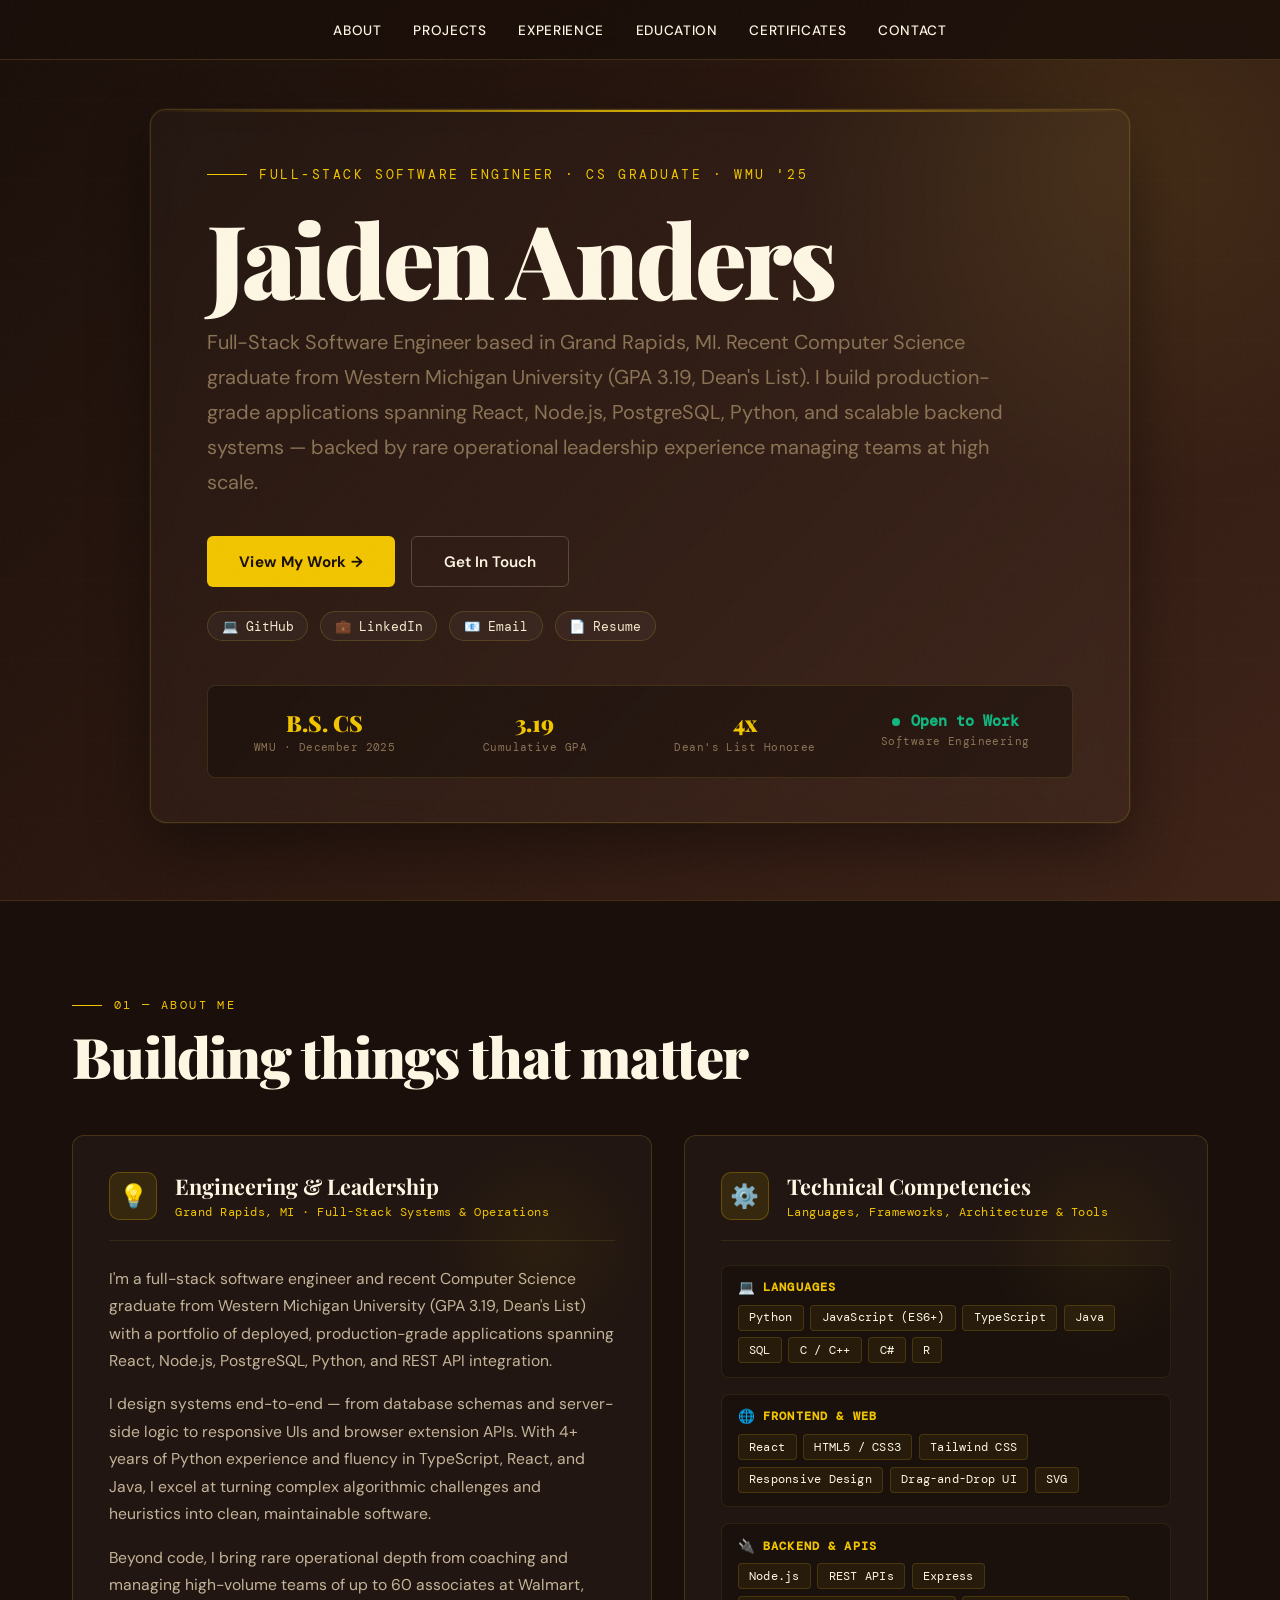
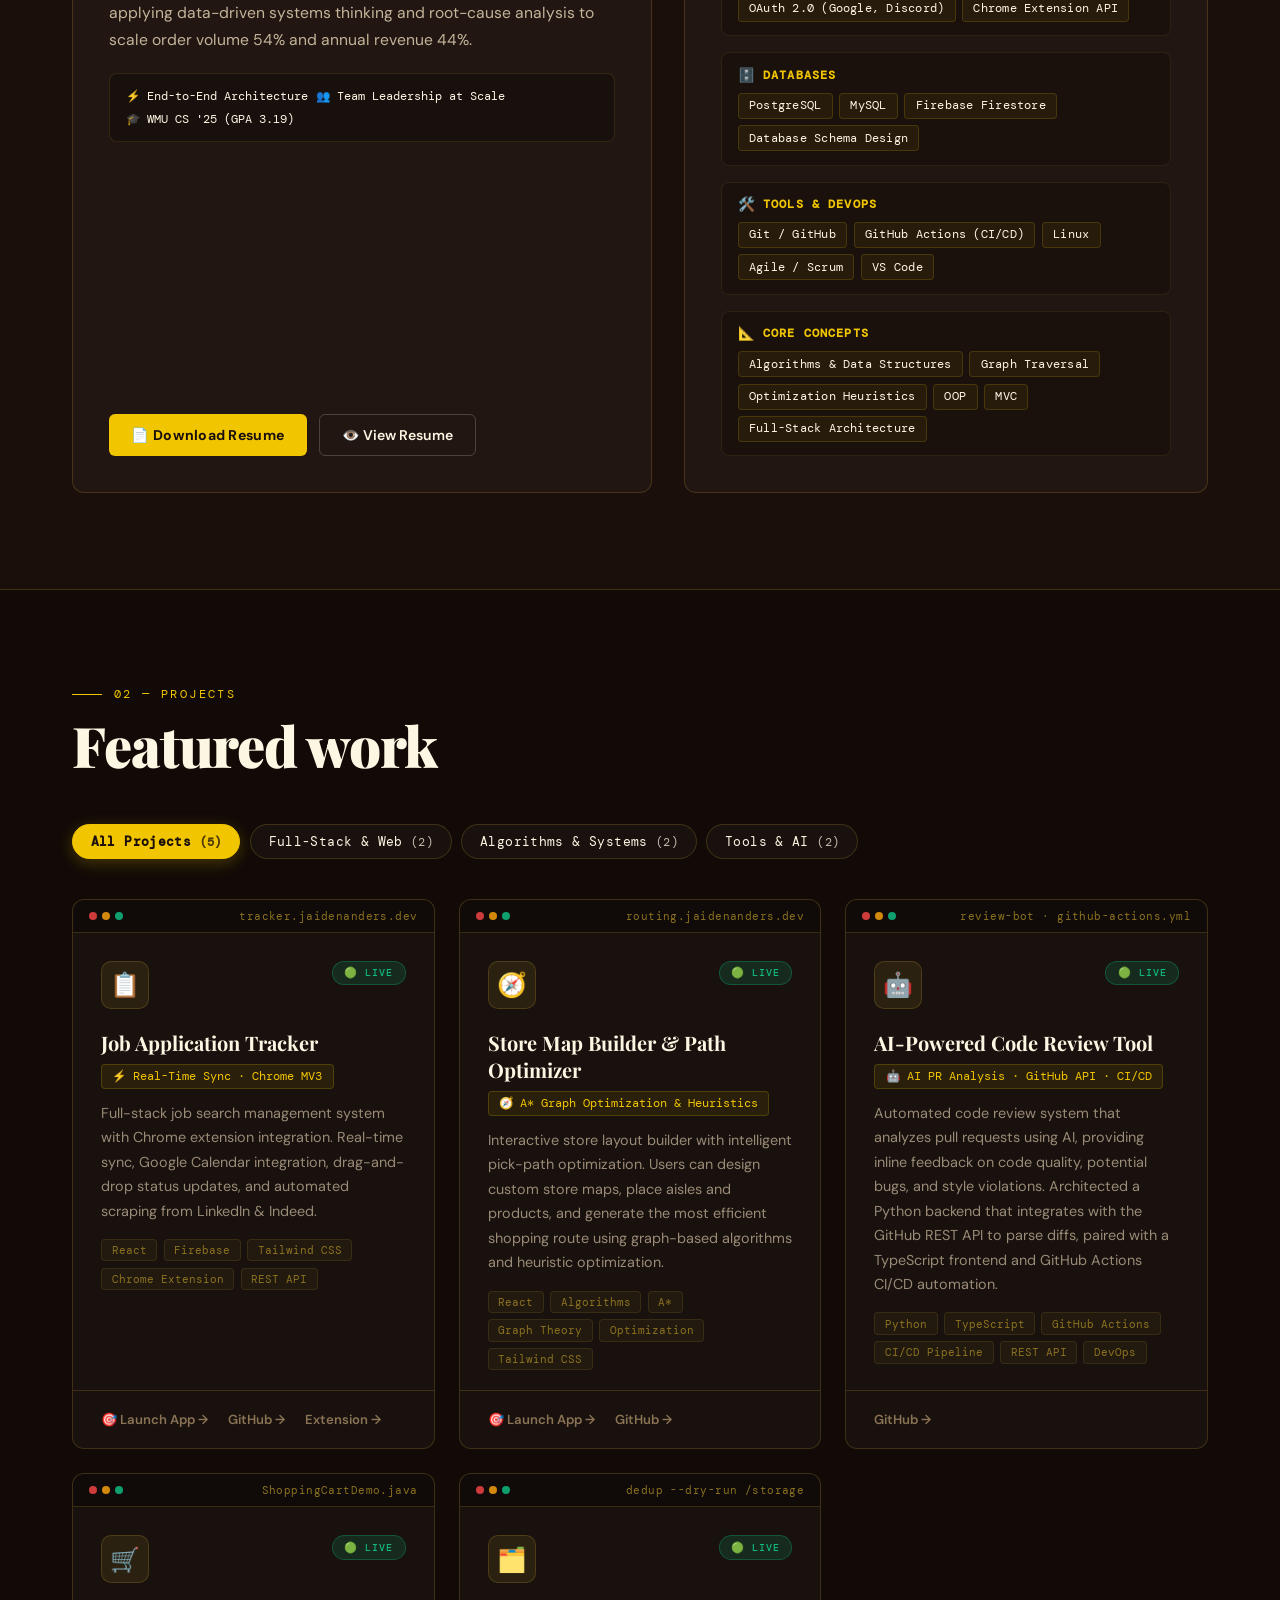
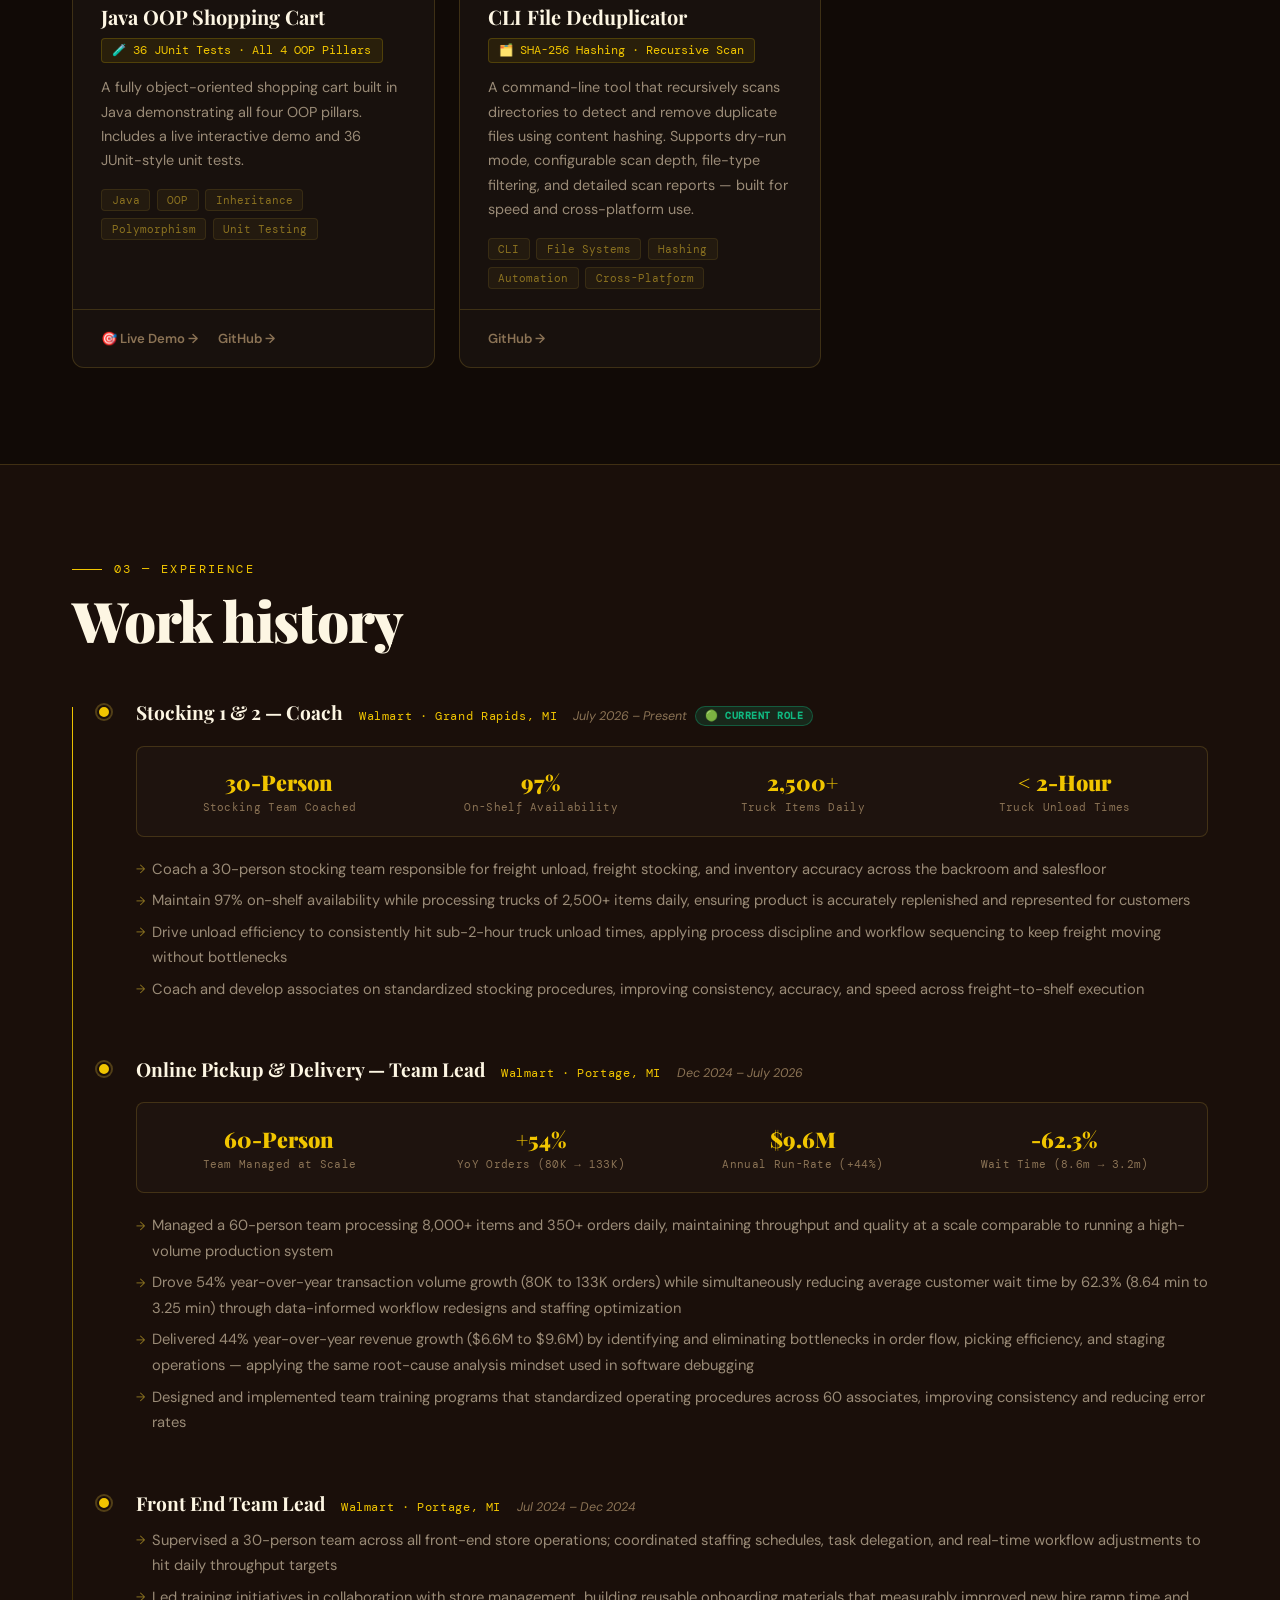
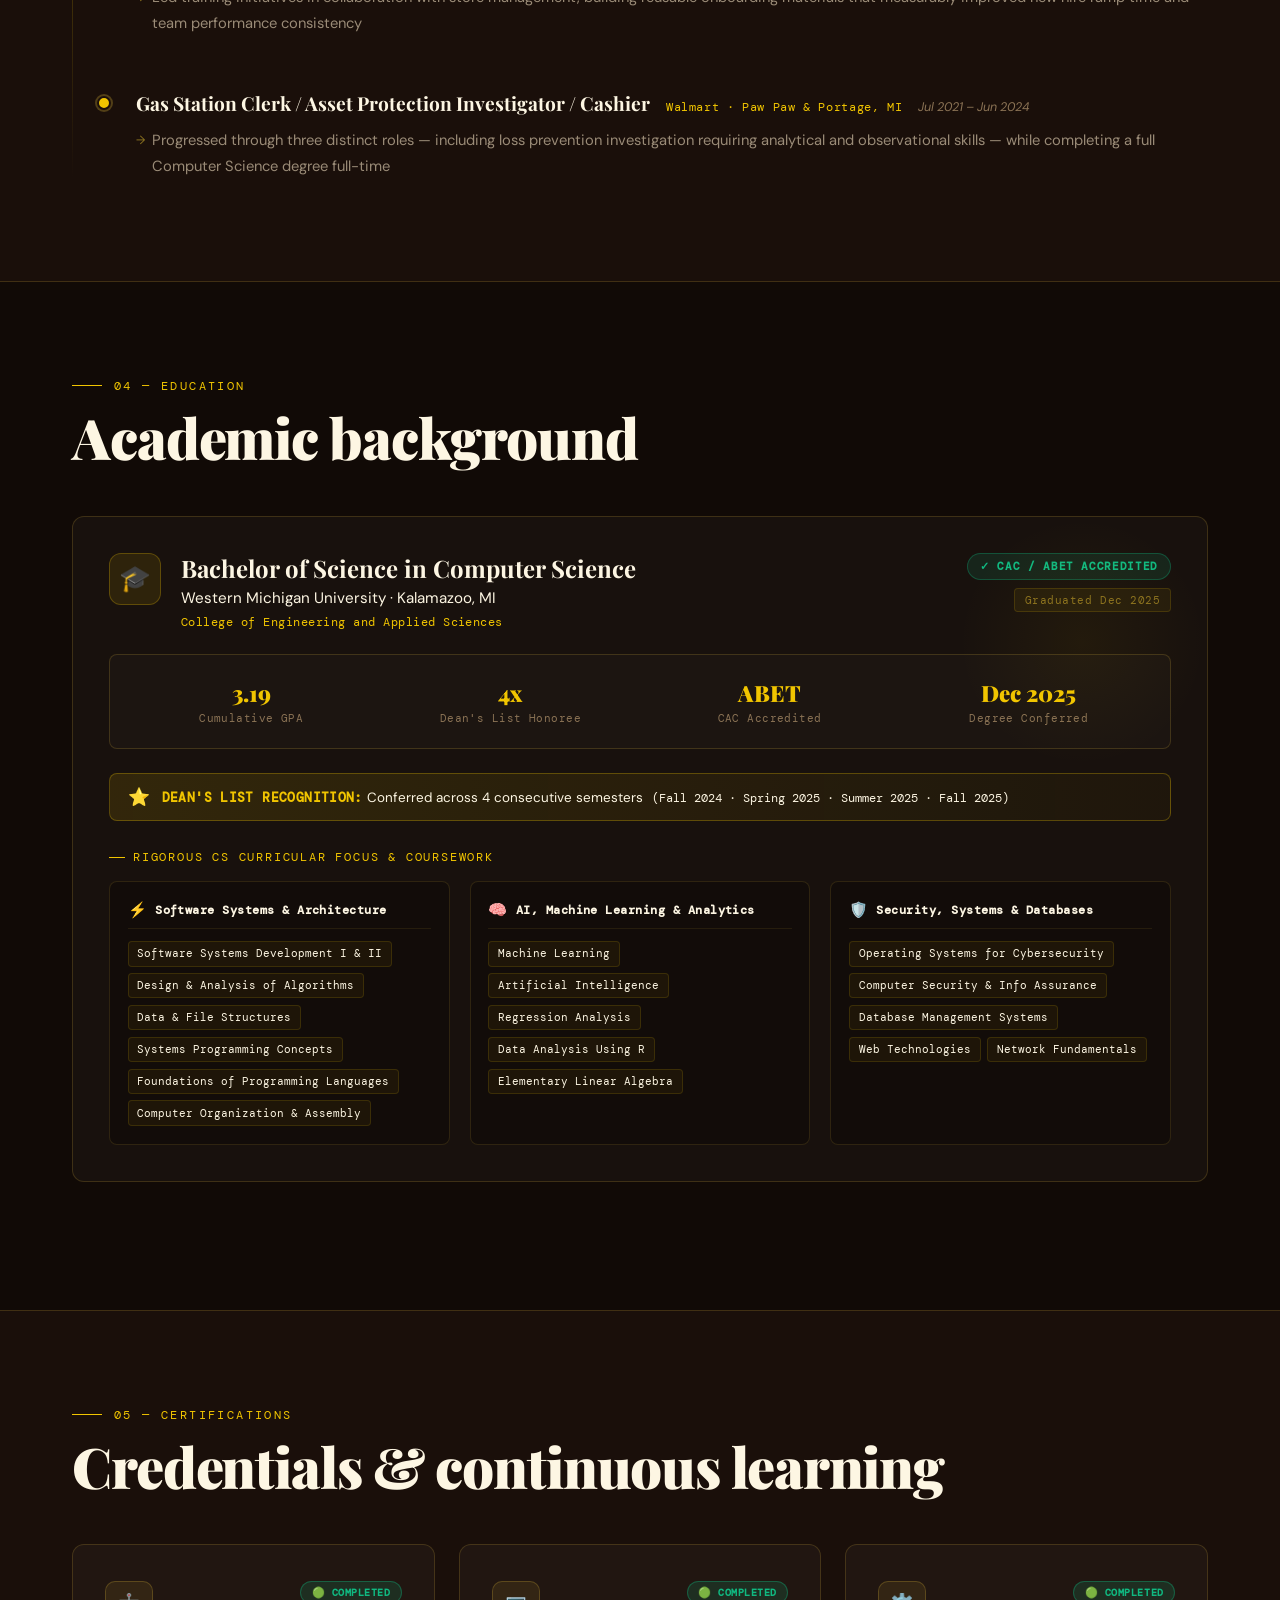
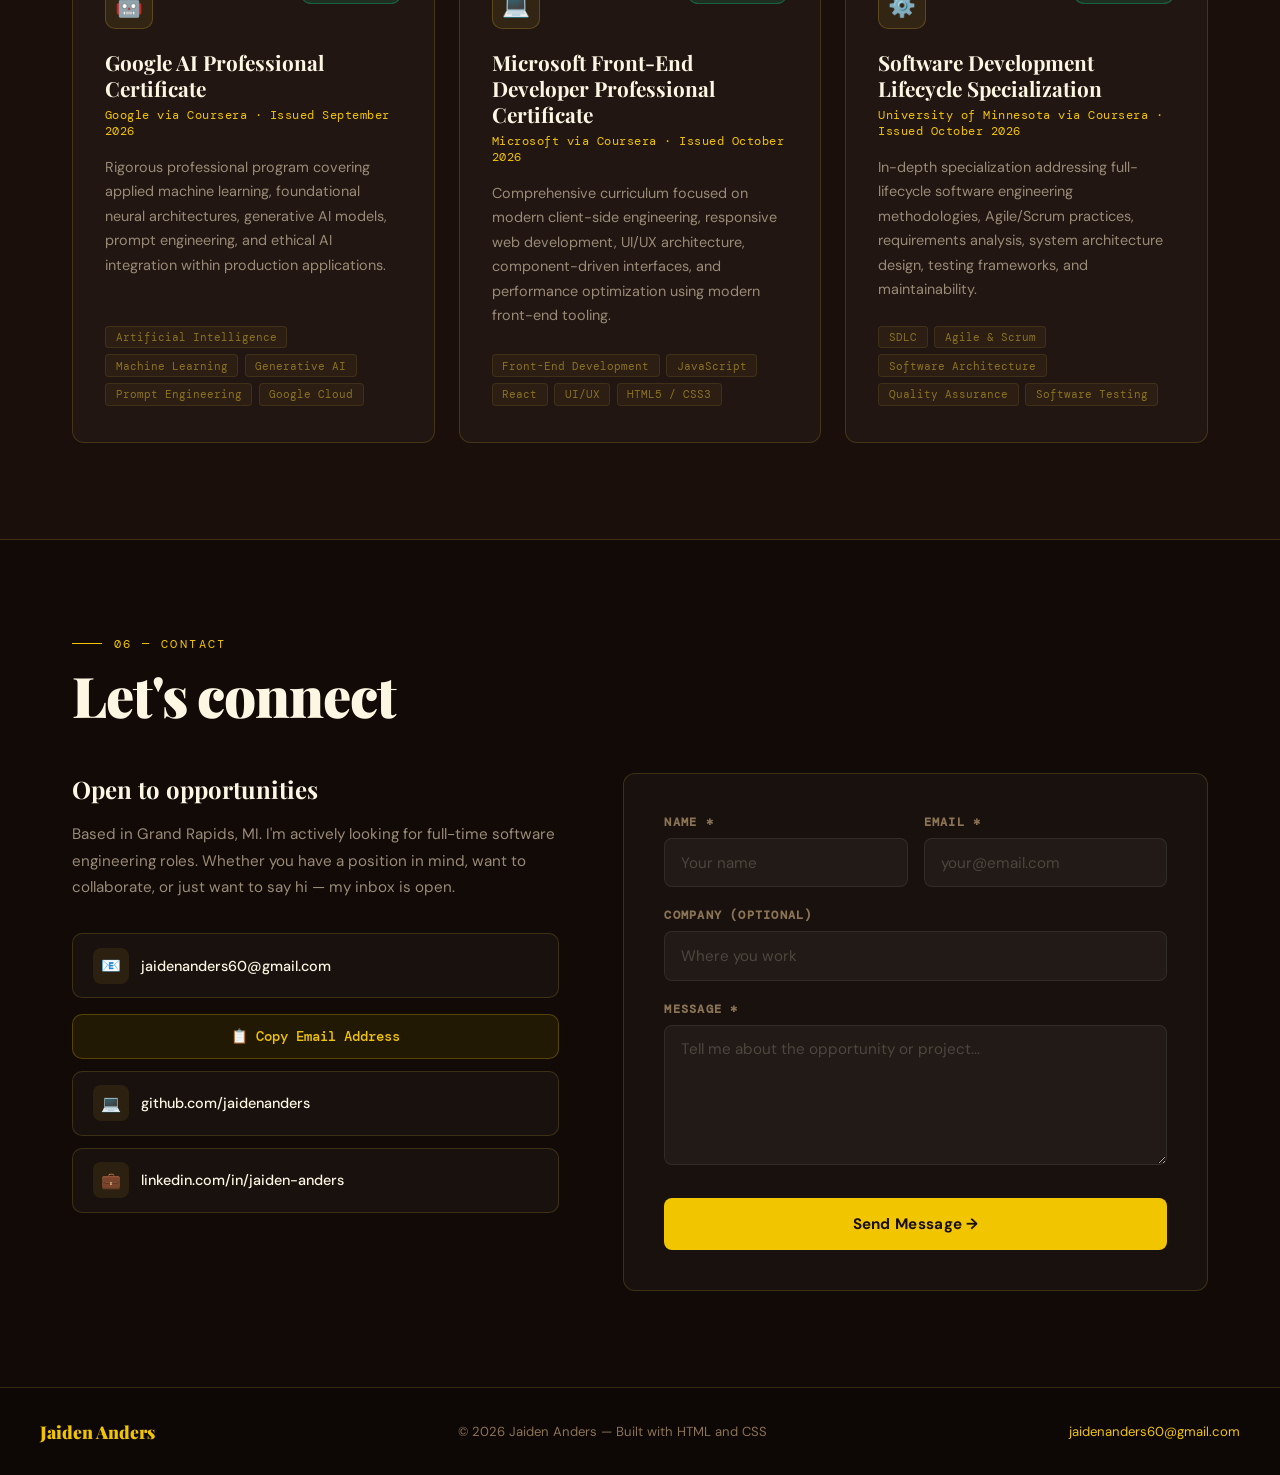
<file: index.html>
<!DOCTYPE html>
<html lang="en">
<head>
    <meta charset="UTF-8">
    <meta name="viewport" content="width=device-width, initial-scale=1.0">
    <title>Jaiden Anders — Full-Stack Developer</title>
    <meta name="description" content="Portfolio of Jaiden Anders — Full-Stack Developer and CS Graduate from Western Michigan University. Building clean, scalable software across React, Next.js, Python, algorithms, and backend systems.">
    <meta name="keywords" content="Jaiden Anders, Software Engineer, Full-Stack Developer, Computer Science, Western Michigan University, React, Next.js, Python, TypeScript, Portfolio">
    <meta name="author" content="Jaiden Anders">
    <meta name="theme-color" content="#1A0F0A">
    
    <!-- Open Graph / Facebook -->
    <meta property="og:type" content="website">
    <meta property="og:url" content="https://jaidenanders.dev">
    <meta property="og:title" content="Jaiden Anders — Full-Stack Developer">
    <meta property="og:description" content="Recent CS Graduate from WMU. Building clean, efficient software across React, Next.js, Python, and scalable backend systems.">
    <meta property="og:image" content="https://jaidenanders.dev/favicon.ico">

    <!-- Twitter -->
    <meta name="twitter:card" content="summary">
    <meta name="twitter:title" content="Jaiden Anders — Full-Stack Developer">
    <meta name="twitter:description" content="Recent CS Graduate from WMU. Building clean, efficient software across React, Next.js, Python, and scalable backend systems.">
    <meta name="twitter:image" content="https://jaidenanders.dev/favicon.ico">

    <!-- Structured Data (JSON-LD) -->
    <script type="application/ld+json">
    {
      "@context": "https://schema.org",
      "@type": "Person",
      "name": "Jaiden Anders",
      "url": "https://jaidenanders.dev",
      "jobTitle": "Full-Stack Developer",
      "alumnusOf": {
        "@type": "CollegeOrUniversity",
        "name": "Western Michigan University"
      },
      "sameAs": [
        "https://github.com/jaidenanders",
        "https://www.linkedin.com/in/jaiden-anders/"
      ]
    }
    </script>

    <link rel="preconnect" href="https://fonts.googleapis.com">
    <link rel="icon" type="image/x-icon" href="favicon.ico" />
    <link href="https://fonts.googleapis.com/css2?family=Playfair+Display:wght@700;900&family=DM+Sans:wght@300;400;500;600&family=DM+Mono:wght@400;500&display=swap" rel="stylesheet">
    <link rel="stylesheet" href="styles.css">
</head>
<body>
    <a href="#about" class="skip-link">Skip to main content</a>

    <header>
        <nav>
            <div class="menu-toggle" id="menuToggle" role="button" aria-expanded="false" aria-controls="navMenu" aria-label="Toggle navigation menu" tabindex="0">
                <span></span><span></span><span></span>
            </div>
            <ul id="navMenu">
                <li><a href="#about" class="nav-link">About</a></li>
                <li><a href="#projects" class="nav-link">Projects</a></li>
                <li><a href="#experience" class="nav-link">Experience</a></li>
                <li><a href="#education" class="nav-link">Education</a></li>
                <li><a href="#certifications" class="nav-link">Certificates</a></li>
                <li><a href="#contact" class="nav-link">Contact</a></li>
            </ul>
        </nav>
    </header>

    <main id="main-content">

    <!-- HERO -->
    <section class="hero">
        <div class="hero-inner">
            <div class="hero-eyebrow">Full-Stack Software Engineer · CS Graduate · WMU '25</div>
            <h1>Jaiden Anders</h1>
            <p class="hero-sub">Full-Stack Software Engineer based in Grand Rapids, MI. Recent Computer Science graduate from Western Michigan University (GPA 3.19, Dean's List). I build production-grade applications spanning React, Node.js, PostgreSQL, Python, and scalable backend systems — backed by rare operational leadership experience managing teams at high scale.</p>
            <div class="hero-ctas">
                <a href="#projects" class="btn-primary">View My Work →</a>
                <a href="#contact" class="btn-ghost">Get In Touch</a>
            </div>
            <div class="hero-socials">
                <a href="https://github.com/jaidenanders" target="_blank" rel="noopener noreferrer" class="hero-social-pill">💻 GitHub</a>
                <a href="https://www.linkedin.com/in/jaiden-anders/" target="_blank" rel="noopener noreferrer" class="hero-social-pill">💼 LinkedIn</a>
                <a href="mailto:jaidenanders60@gmail.com" class="hero-social-pill">📧 Email</a>
                <a href="resume.pdf" target="_blank" rel="noopener noreferrer" class="hero-social-pill">📄 Resume</a>
            </div>
            <div class="hero-stats-grid">
                <div class="hero-stat-card">
                    <div class="hero-stat-val">B.S. CS</div>
                    <div class="hero-stat-lbl">WMU · December 2025</div>
                </div>
                <div class="hero-stat-card">
                    <div class="hero-stat-val">3.19</div>
                    <div class="hero-stat-lbl">Cumulative GPA</div>
                </div>
                <div class="hero-stat-card">
                    <div class="hero-stat-val">4x</div>
                    <div class="hero-stat-lbl">Dean's List Honoree</div>
                </div>
                <div class="hero-stat-card">
                    <div class="hero-stat-val status-val"><span class="status-pulse"></span>Open to Work</div>
                    <div class="hero-stat-lbl">Software Engineering</div>
                </div>
            </div>
        </div>
    </section>

    <!-- ABOUT -->
    <hr class="section-divider">
    <section id="about">
        <div class="section">
            <div class="section-label">01 — About Me</div>
            <h2 class="section-title">Building things that matter</h2>
            <div class="about-grid">
                <div class="about-card about-story-card reveal">
                    <div>
                        <div class="about-card-header">
                            <div class="about-card-icon" aria-hidden="true">💡</div>
                            <div>
                                <h3>Engineering & Leadership</h3>
                                <div class="about-card-subtitle">Grand Rapids, MI · Full-Stack Systems & Operations</div>
                            </div>
                        </div>

                        <div class="about-story-body">
                            <p>I'm a full-stack software engineer and recent Computer Science graduate from Western Michigan University (GPA 3.19, Dean's List) with a portfolio of deployed, production-grade applications spanning React, Node.js, PostgreSQL, Python, and REST API integration.</p>
                            <p>I design systems end-to-end — from database schemas and server-side logic to responsive UIs and browser extension APIs. With 4+ years of Python experience and fluency in TypeScript, React, and Java, I excel at turning complex algorithmic challenges and heuristics into clean, maintainable software.</p>
                            <p>Beyond code, I bring rare operational depth from coaching and managing high-volume teams of up to 60 associates at Walmart, applying data-driven systems thinking and root-cause analysis to scale order volume 54% and annual revenue 44%.</p>
                        </div>

                        <div class="about-highlights-strip">
                            <span class="about-highlight-pill">⚡ End-to-End Architecture</span>
                            <span class="about-highlight-pill">👥 Team Leadership at Scale</span>
                            <span class="about-highlight-pill">🎓 WMU CS '25 (GPA 3.19)</span>
                        </div>
                    </div>

                    <div class="about-actions">
                        <a href="resume.pdf" download class="btn-primary" style="font-size:0.88rem; padding: 0.7rem 1.4rem;">📄 Download Resume</a>
                        <a href="resume.pdf" target="_blank" rel="noopener noreferrer" class="btn-ghost" style="font-size:0.88rem; padding: 0.7rem 1.4rem;">👁️ View Resume</a>
                    </div>
                </div>

                <div class="about-card about-skills-card reveal">
                    <div class="about-card-header">
                        <div class="about-card-icon" aria-hidden="true">⚙️</div>
                        <div>
                            <h3>Technical Competencies</h3>
                            <div class="about-card-subtitle">Languages, Frameworks, Architecture & Tools</div>
                        </div>
                    </div>

                    <div class="skills-domain-grid">
                        <div class="skill-group">
                            <div class="skill-group-label">
                                <span class="skill-group-icon" aria-hidden="true">💻</span>
                                Languages
                            </div>
                            <div class="skill-chips">
                                <span class="chip chip-gold">Python</span>
                                <span class="chip chip-gold">JavaScript (ES6+)</span>
                                <span class="chip chip-gold">TypeScript</span>
                                <span class="chip chip-gold">Java</span>
                                <span class="chip chip-gold">SQL</span>
                                <span class="chip chip-gold">C / C++</span>
                                <span class="chip chip-gold">C#</span>
                                <span class="chip chip-gold">R</span>
                            </div>
                        </div>

                        <div class="skill-group">
                            <div class="skill-group-label">
                                <span class="skill-group-icon" aria-hidden="true">🌐</span>
                                Frontend & Web
                            </div>
                            <div class="skill-chips">
                                <span class="chip chip-gold">React</span>
                                <span class="chip chip-gold">HTML5 / CSS3</span>
                                <span class="chip chip-gold">Tailwind CSS</span>
                                <span class="chip chip-gold">Responsive Design</span>
                                <span class="chip chip-gold">Drag-and-Drop UI</span>
                                <span class="chip chip-gold">SVG</span>
                            </div>
                        </div>

                        <div class="skill-group">
                            <div class="skill-group-label">
                                <span class="skill-group-icon" aria-hidden="true">🔌</span>
                                Backend & APIs
                            </div>
                            <div class="skill-chips">
                                <span class="chip chip-gold">Node.js</span>
                                <span class="chip chip-gold">REST APIs</span>
                                <span class="chip chip-gold">Express</span>
                                <span class="chip chip-gold">OAuth 2.0 (Google, Discord)</span>
                                <span class="chip chip-gold">Chrome Extension API</span>
                            </div>
                        </div>

                        <div class="skill-group">
                            <div class="skill-group-label">
                                <span class="skill-group-icon" aria-hidden="true">🗄️</span>
                                Databases
                            </div>
                            <div class="skill-chips">
                                <span class="chip chip-gold">PostgreSQL</span>
                                <span class="chip chip-gold">MySQL</span>
                                <span class="chip chip-gold">Firebase Firestore</span>
                                <span class="chip chip-gold">Database Schema Design</span>
                            </div>
                        </div>

                        <div class="skill-group">
                            <div class="skill-group-label">
                                <span class="skill-group-icon" aria-hidden="true">🛠️</span>
                                Tools & DevOps
                            </div>
                            <div class="skill-chips">
                                <span class="chip chip-gold">Git / GitHub</span>
                                <span class="chip chip-gold">GitHub Actions (CI/CD)</span>
                                <span class="chip chip-gold">Linux</span>
                                <span class="chip chip-gold">Agile / Scrum</span>
                                <span class="chip chip-gold">VS Code</span>
                            </div>
                        </div>

                        <div class="skill-group">
                            <div class="skill-group-label">
                                <span class="skill-group-icon" aria-hidden="true">📐</span>
                                Core Concepts
                            </div>
                            <div class="skill-chips">
                                <span class="chip chip-gold">Algorithms & Data Structures</span>
                                <span class="chip chip-gold">Graph Traversal</span>
                                <span class="chip chip-gold">Optimization Heuristics</span>
                                <span class="chip chip-gold">OOP</span>
                                <span class="chip chip-gold">MVC</span>
                                <span class="chip chip-gold">Full-Stack Architecture</span>
                            </div>
                        </div>
                    </div>
                </div>
            </div>
        </div>
    </section>

    <!-- PROJECTS -->
    <hr class="section-divider">
    <section id="projects" style="background:#110A06;">
        <div class="section">
            <div class="section-label">02 — Projects</div>
            <h2 class="section-title">Featured work</h2>

            <div class="project-filter-tabs" role="tablist" aria-label="Filter projects">
                <button class="filter-tab active" data-filter="all" role="tab" aria-selected="true">All Projects <span class="count">(5)</span></button>
                <button class="filter-tab" data-filter="fullstack" role="tab" aria-selected="false">Full-Stack & Web <span class="count">(2)</span></button>
                <button class="filter-tab" data-filter="algorithms" role="tab" aria-selected="false">Algorithms & Systems <span class="count">(2)</span></button>
                <button class="filter-tab" data-filter="tools" role="tab" aria-selected="false">Tools & AI <span class="count">(2)</span></button>
            </div>

            <div class="projects-grid">

                <div class="project-card reveal" data-category="fullstack">
                    <div class="project-mockup-header">
                        <div class="mockup-dots"><span class="mockup-dot dot-red"></span><span class="mockup-dot dot-amber"></span><span class="mockup-dot dot-green"></span></div>
                        <span class="mockup-title">tracker.jaidenanders.dev</span>
                    </div>
                    <div class="project-header">
                        <div class="project-icon">📋</div>
                        <span class="status-badge badge-live">🟢 Live</span>
                    </div>
                    <div class="project-body">
                        <h3>Job Application Tracker</h3>
                        <div class="project-highlight">⚡ Real-Time Sync · Chrome MV3</div>
                        <p>Full-stack job search management system with Chrome extension integration. Real-time sync, Google Calendar integration, drag-and-drop status updates, and automated scraping from LinkedIn & Indeed.</p>
                        <div class="project-tags">
                            <span class="ptag">React</span>
                            <span class="ptag">Firebase</span>
                            <span class="ptag">Tailwind CSS</span>
                            <span class="ptag">Chrome Extension</span>
                            <span class="ptag">REST API</span>
                        </div>
                    </div>
                    <div class="project-footer">
                        <a href="https://tracker.jaidenanders.dev" target="_blank" rel="noopener noreferrer" class="project-link">🎯 Launch App →</a>
                        <a href="https://github.com/jaidenanders/job-tracker" target="_blank" rel="noopener noreferrer" class="project-link">GitHub →</a>
                        <a href="https://tracker.jaidenanders.dev/extension" target="_blank" rel="noopener noreferrer" class="project-link">Extension →</a>
                    </div>
                </div>

                <div class="project-card reveal" data-category="fullstack algorithms">
                    <div class="project-mockup-header">
                        <div class="mockup-dots"><span class="mockup-dot dot-red"></span><span class="mockup-dot dot-amber"></span><span class="mockup-dot dot-green"></span></div>
                        <span class="mockup-title">routing.jaidenanders.dev</span>
                    </div>
                    <div class="project-header">
                        <div class="project-icon">🧭</div>
                        <span class="status-badge badge-live">🟢 Live</span>
                    </div>
                    <div class="project-body">
                        <h3>Store Map Builder & Path Optimizer</h3>
                        <div class="project-highlight">🧭 A* Graph Optimization & Heuristics</div>
                        <p>Interactive store layout builder with intelligent pick-path optimization. Users can design custom store maps, place aisles and products, and generate the most efficient shopping route using graph-based algorithms and heuristic optimization.</p>
                        <div class="project-tags">
                            <span class="ptag">React</span>
                            <span class="ptag">Algorithms</span>
                            <span class="ptag">A*</span>
                            <span class="ptag">Graph Theory</span>
                            <span class="ptag">Optimization</span>
                            <span class="ptag">Tailwind CSS</span>
                        </div>
                    </div>
                    <div class="project-footer">
                        <a href="https://routing.jaidenanders.dev/" target="_blank" rel="noopener noreferrer" class="project-link">🎯 Launch App →</a>
                        <a href="https://github.com/jaidenanders/route-optimization/tree/main" target="_blank" rel="noopener noreferrer" class="project-link">GitHub →</a>
                    </div>
                </div>

                <div class="project-card reveal" data-category="tools">
                    <div class="project-mockup-header">
                        <div class="mockup-dots"><span class="mockup-dot dot-red"></span><span class="mockup-dot dot-amber"></span><span class="mockup-dot dot-green"></span></div>
                        <span class="mockup-title">review-bot · github-actions.yml</span>
                    </div>
                    <div class="project-header">
                        <div class="project-icon">🤖</div>
                        <span class="status-badge badge-live">🟢 Live</span>
                    </div>
                    <div class="project-body">
                        <h3>AI-Powered Code Review Tool</h3>
                        <div class="project-highlight">🤖 AI PR Analysis · GitHub API · CI/CD</div>
                        <p>Automated code review system that analyzes pull requests using AI, providing inline feedback on code quality, potential bugs, and style violations. Architected a Python backend that integrates with the GitHub REST API to parse diffs, paired with a TypeScript frontend and GitHub Actions CI/CD automation.</p>
                        <div class="project-tags">
                            <span class="ptag">Python</span>
                            <span class="ptag">TypeScript</span>
                            <span class="ptag">GitHub Actions</span>
                            <span class="ptag">CI/CD Pipeline</span>
                            <span class="ptag">REST API</span>
                            <span class="ptag">DevOps</span>
                        </div>
                    </div>
                    <div class="project-footer">
                        <a href="https://github.com/jaidenanders/code-review-tool" target="_blank" rel="noopener noreferrer" class="project-link">GitHub →</a>
                    </div>
                </div>

                <div class="project-card reveal" data-category="algorithms">
                    <div class="project-mockup-header">
                        <div class="mockup-dots"><span class="mockup-dot dot-red"></span><span class="mockup-dot dot-amber"></span><span class="mockup-dot dot-green"></span></div>
                        <span class="mockup-title">ShoppingCartDemo.java</span>
                    </div>
                    <div class="project-header">
                        <div class="project-icon">🛒</div>
                        <span class="status-badge badge-live">🟢 Live</span>
                    </div>
                    <div class="project-body">
                        <h3>Java OOP Shopping Cart</h3>
                        <div class="project-highlight">🧪 36 JUnit Tests · All 4 OOP Pillars</div>
                        <p>A fully object-oriented shopping cart built in Java demonstrating all four OOP pillars. Includes a live interactive demo and 36 JUnit-style unit tests.</p>
                        <div class="project-tags">
                            <span class="ptag">Java</span>
                            <span class="ptag">OOP</span>
                            <span class="ptag">Inheritance</span>
                            <span class="ptag">Polymorphism</span>
                            <span class="ptag">Unit Testing</span>
                        </div>
                    </div>
                    <div class="project-footer">
                        <a href="shopping-cart-project.html" class="project-link">🎯 Live Demo →</a>
                        <a href="https://github.com/jaidenanders/portfolio" target="_blank" rel="noopener noreferrer" class="project-link">GitHub →</a>
                    </div>
                </div>

                <div class="project-card reveal" data-category="tools">
                    <div class="project-mockup-header">
                        <div class="mockup-dots"><span class="mockup-dot dot-red"></span><span class="mockup-dot dot-amber"></span><span class="mockup-dot dot-green"></span></div>
                        <span class="mockup-title">dedup --dry-run /storage</span>
                    </div>
                    <div class="project-header">
                        <div class="project-icon">🗂️</div>
                        <span class="status-badge badge-live">🟢 Live</span>
                    </div>
                    <div class="project-body">
                        <h3>CLI File Deduplicator</h3>
                        <div class="project-highlight">🗂️ SHA-256 Hashing · Recursive Scan</div>
                        <p>A command-line tool that recursively scans directories to detect and remove duplicate files using content hashing. Supports dry-run mode, configurable scan depth, file-type filtering, and detailed scan reports — built for speed and cross-platform use.</p>
                        <div class="project-tags">
                            <span class="ptag">CLI</span>
                            <span class="ptag">File Systems</span>
                            <span class="ptag">Hashing</span>
                            <span class="ptag">Automation</span>
                            <span class="ptag">Cross-Platform</span>
                        </div>
                    </div>
                    <div class="project-footer">
                        <a href="https://github.com/jaidenanders/cli-file-deduplicator" target="_blank" rel="noopener noreferrer" class="project-link">GitHub →</a>
                    </div>
                </div>

            </div>
        </div>
    </section>

    <!-- EXPERIENCE -->
    <hr class="section-divider">
    <section id="experience">
        <div class="section">
            <div class="section-label">03 — Experience</div>
            <h2 class="section-title">Work history</h2>
            <div class="timeline">

                <div class="timeline-item reveal">
                    <div class="timeline-dot"></div>
                    <div class="timeline-meta">
                        <span class="timeline-role">Stocking 1 & 2 — Coach</span>
                        <span class="timeline-company">Walmart · Grand Rapids, MI</span>
                        <span class="timeline-date">July 2026 – Present <span class="role-current-badge">🟢 Current Role</span></span>
                    </div>
                    <div class="lead-impact-grid">
                        <div class="lead-impact-card">
                            <div class="lead-impact-value">30-Person</div>
                            <div class="lead-impact-label">Stocking Team Coached</div>
                        </div>
                        <div class="lead-impact-card">
                            <div class="lead-impact-value">97%</div>
                            <div class="lead-impact-label">On-Shelf Availability</div>
                        </div>
                        <div class="lead-impact-card">
                            <div class="lead-impact-value">2,500+</div>
                            <div class="lead-impact-label">Truck Items Daily</div>
                        </div>
                        <div class="lead-impact-card">
                            <div class="lead-impact-value">&lt; 2-Hour</div>
                            <div class="lead-impact-label">Truck Unload Times</div>
                        </div>
                    </div>
                    <ul class="timeline-body">
                        <li>Coach a 30-person stocking team responsible for freight unload, freight stocking, and inventory accuracy across the backroom and salesfloor</li>
                        <li>Maintain 97% on-shelf availability while processing trucks of 2,500+ items daily, ensuring product is accurately replenished and represented for customers</li>
                        <li>Drive unload efficiency to consistently hit sub-2-hour truck unload times, applying process discipline and workflow sequencing to keep freight moving without bottlenecks</li>
                        <li>Coach and develop associates on standardized stocking procedures, improving consistency, accuracy, and speed across freight-to-shelf execution</li>
                    </ul>
                </div>

                <div class="timeline-item reveal">
                    <div class="timeline-dot"></div>
                    <div class="timeline-meta">
                        <span class="timeline-role">Online Pickup & Delivery — Team Lead</span>
                        <span class="timeline-company">Walmart · Portage, MI</span>
                        <span class="timeline-date">Dec 2024 – July 2026</span>
                    </div>
                    <div class="lead-impact-grid">
                        <div class="lead-impact-card">
                            <div class="lead-impact-value">60-Person</div>
                            <div class="lead-impact-label">Team Managed at Scale</div>
                        </div>
                        <div class="lead-impact-card">
                            <div class="lead-impact-value">+54%</div>
                            <div class="lead-impact-label">YoY Orders (80K → 133K)</div>
                        </div>
                        <div class="lead-impact-card">
                            <div class="lead-impact-value">$9.6M</div>
                            <div class="lead-impact-label">Annual Run-Rate (+44%)</div>
                        </div>
                        <div class="lead-impact-card">
                            <div class="lead-impact-value">-62.3%</div>
                            <div class="lead-impact-label">Wait Time (8.6m → 3.2m)</div>
                        </div>
                    </div>
                    <ul class="timeline-body">
                        <li>Managed a 60-person team processing 8,000+ items and 350+ orders daily, maintaining throughput and quality at a scale comparable to running a high-volume production system</li>
                        <li>Drove 54% year-over-year transaction volume growth (80K to 133K orders) while simultaneously reducing average customer wait time by 62.3% (8.64 min to 3.25 min) through data-informed workflow redesigns and staffing optimization</li>
                        <li>Delivered 44% year-over-year revenue growth ($6.6M to $9.6M) by identifying and eliminating bottlenecks in order flow, picking efficiency, and staging operations — applying the same root-cause analysis mindset used in software debugging</li>
                        <li>Designed and implemented team training programs that standardized operating procedures across 60 associates, improving consistency and reducing error rates</li>
                    </ul>
                </div>

                <div class="timeline-item reveal">
                    <div class="timeline-dot"></div>
                    <div class="timeline-meta">
                        <span class="timeline-role">Front End Team Lead</span>
                        <span class="timeline-company">Walmart · Portage, MI</span>
                        <span class="timeline-date">Jul 2024 – Dec 2024</span>
                    </div>
                    <ul class="timeline-body">
                        <li>Supervised a 30-person team across all front-end store operations; coordinated staffing schedules, task delegation, and real-time workflow adjustments to hit daily throughput targets</li>
                        <li>Led training initiatives in collaboration with store management, building reusable onboarding materials that measurably improved new hire ramp time and team performance consistency</li>
                    </ul>
                </div>

                <div class="timeline-item reveal">
                    <div class="timeline-dot"></div>
                    <div class="timeline-meta">
                        <span class="timeline-role">Gas Station Clerk / Asset Protection Investigator / Cashier</span>
                        <span class="timeline-company">Walmart · Paw Paw & Portage, MI</span>
                        <span class="timeline-date">Jul 2021 – Jun 2024</span>
                    </div>
                    <ul class="timeline-body">
                        <li>Progressed through three distinct roles — including loss prevention investigation requiring analytical and observational skills — while completing a full Computer Science degree full-time</li>
                    </ul>
                </div>

            </div>
        </div>
    </section>

    <!-- EDUCATION -->
    <hr class="section-divider">
    <section id="education" style="background:#110A06;">
        <div class="section">
            <div class="section-label">04 — Education</div>
            <h2 class="section-title">Academic background</h2>

            <div class="edu-card reveal">
                <div class="edu-header">
                    <div class="edu-header-left">
                        <div class="edu-icon" aria-hidden="true">🎓</div>
                        <div>
                            <h3>Bachelor of Science in Computer Science</h3>
                            <div class="edu-institution">Western Michigan University · Kalamazoo, MI</div>
                            <div class="edu-meta">College of Engineering and Applied Sciences</div>
                        </div>
                    </div>
                    <div class="edu-badges">
                        <span class="edu-badge-abet" title="Accredited by the Computing Accreditation Commission of ABET">✓ CAC / ABET Accredited</span>
                        <span class="edu-badge-date">Graduated Dec 2025</span>
                    </div>
                </div>

                <div class="edu-metrics-grid">
                    <div class="edu-metric-card">
                        <div class="edu-metric-val">3.19</div>
                        <div class="edu-metric-lbl">Cumulative GPA</div>
                    </div>
                    <div class="edu-metric-card">
                        <div class="edu-metric-val">4x</div>
                        <div class="edu-metric-lbl">Dean's List Honoree</div>
                    </div>
                    <div class="edu-metric-card">
                        <div class="edu-metric-val">ABET</div>
                        <div class="edu-metric-lbl">CAC Accredited</div>
                    </div>
                    <div class="edu-metric-card">
                        <div class="edu-metric-val">Dec 2025</div>
                        <div class="edu-metric-lbl">Degree Conferred</div>
                    </div>
                </div>

                <div class="edu-honors-banner">
                    <div class="edu-honors-star" aria-hidden="true">⭐</div>
                    <div class="edu-honors-content">
                        <strong>Dean's List Recognition:</strong> Conferred across 4 consecutive semesters
                        <span class="edu-honors-semesters">(Fall 2024 · Spring 2025 · Summer 2025 · Fall 2025)</span>
                    </div>
                </div>

                <div class="edu-coursework-section">
                    <div class="edu-coursework-title">Rigorous CS Curricular Focus & Coursework</div>
                    <div class="edu-tracks-grid">
                        <div class="edu-track-card">
                            <div class="edu-track-header">
                                <span class="edu-track-icon" aria-hidden="true">⚡</span>
                                <span>Software Systems & Architecture</span>
                            </div>
                            <div class="edu-track-chips">
                                <span class="course-item">Software Systems Development I & II</span>
                                <span class="course-item">Design & Analysis of Algorithms</span>
                                <span class="course-item">Data & File Structures</span>
                                <span class="course-item">Systems Programming Concepts</span>
                                <span class="course-item">Foundations of Programming Languages</span>
                                <span class="course-item">Computer Organization & Assembly</span>
                            </div>
                        </div>

                        <div class="edu-track-card">
                            <div class="edu-track-header">
                                <span class="edu-track-icon" aria-hidden="true">🧠</span>
                                <span>AI, Machine Learning & Analytics</span>
                            </div>
                            <div class="edu-track-chips">
                                <span class="course-item">Machine Learning</span>
                                <span class="course-item">Artificial Intelligence</span>
                                <span class="course-item">Regression Analysis</span>
                                <span class="course-item">Data Analysis Using R</span>
                                <span class="course-item">Elementary Linear Algebra</span>
                            </div>
                        </div>

                        <div class="edu-track-card">
                            <div class="edu-track-header">
                                <span class="edu-track-icon" aria-hidden="true">🛡️</span>
                                <span>Security, Systems & Databases</span>
                            </div>
                            <div class="edu-track-chips">
                                <span class="course-item">Operating Systems for Cybersecurity</span>
                                <span class="course-item">Computer Security & Info Assurance</span>
                                <span class="course-item">Database Management Systems</span>
                                <span class="course-item">Web Technologies</span>
                                <span class="course-item">Network Fundamentals</span>
                            </div>
                        </div>
                    </div>
                </div>
            </div>

        </div>
    </section>

    <!-- CERTIFICATIONS -->
    <hr class="section-divider">
    <section id="certifications">
        <div class="section">
            <div class="section-label">05 — Certifications</div>
            <h2 class="section-title">Credentials & continuous learning</h2>
            <div class="cert-grid">

                <!-- Google AI Professional Certificate -->
                <div class="cert-card reveal">
                    <div>
                        <div class="cert-top">
                            <div class="cert-icon">🤖</div>
                            <span class="cert-badge-completed">🟢 Completed</span>
                        </div>
                        <h3>Google AI Professional Certificate</h3>
                        <div class="cert-issuer">Google via Coursera · Issued September 2026</div>
                        <p class="cert-desc">Rigorous professional program covering applied machine learning, foundational neural architectures, generative AI models, prompt engineering, and ethical AI integration within production applications.</p>
                    </div>
                    <div class="project-tags">
                        <span class="ptag">Artificial Intelligence</span>
                        <span class="ptag">Machine Learning</span>
                        <span class="ptag">Generative AI</span>
                        <span class="ptag">Prompt Engineering</span>
                        <span class="ptag">Google Cloud</span>
                    </div>
                </div>
                
                <!-- Microsoft Front-End Developer Professional Certificate -->
                <div class="cert-card reveal">
                    <div>
                        <div class="cert-top">
                            <div class="cert-icon">💻</div>
                            <span class="cert-badge-completed">🟢 Completed</span>
                        </div>
                        <h3>Microsoft Front-End Developer Professional Certificate</h3>
                        <div class="cert-issuer">Microsoft via Coursera · Issued October 2026</div>
                        <p class="cert-desc">Comprehensive curriculum focused on modern client-side engineering, responsive web development, UI/UX architecture, component-driven interfaces, and performance optimization using modern front-end tooling.</p>
                    </div>
                    <div class="project-tags">
                        <span class="ptag">Front-End Development</span>
                        <span class="ptag">JavaScript</span>
                        <span class="ptag">React</span>
                        <span class="ptag">UI/UX</span>
                        <span class="ptag">HTML5 / CSS3</span>
                    </div>
                </div>
                
                <!-- Software Development Lifecycle Specialization -->
                <div class="cert-card reveal">
                    <div>
                        <div class="cert-top">
                            <div class="cert-icon">⚙️</div>
                            <span class="cert-badge-completed">🟢 Completed</span>
                        </div>
                        <h3>Software Development Lifecycle Specialization</h3>
                        <div class="cert-issuer">University of Minnesota via Coursera · Issued October 2026</div>
                        <p class="cert-desc">In-depth specialization addressing full-lifecycle software engineering methodologies, Agile/Scrum practices, requirements analysis, system architecture design, testing frameworks, and maintainability.</p>
                    </div>
                    <div class="project-tags">
                        <span class="ptag">SDLC</span>
                        <span class="ptag">Agile & Scrum</span>
                        <span class="ptag">Software Architecture</span>
                        <span class="ptag">Quality Assurance</span>
                        <span class="ptag">Software Testing</span>
                    </div>
                </div>

            </div>
        </div>
    </section>

    <!-- CONTACT -->
    <hr class="section-divider">
    <section id="contact" style="background:#110A06;">
        <div class="section">
            <div class="section-label">06 — Contact</div>
            <h2 class="section-title">Let's connect</h2>
            <div class="contact-layout">
                <div class="contact-aside reveal">
                    <h3>Open to opportunities</h3>
                    <p>Based in Grand Rapids, MI. I'm actively looking for full-time software engineering roles. Whether you have a position in mind, want to collaborate, or just want to say hi — my inbox is open.</p>
                    <div class="contact-social-links">
                        <a href="mailto:jaidenanders60@gmail.com" class="social-link">
                            <div class="social-icon">📧</div>
                            jaidenanders60@gmail.com
                        </a>
                        <button type="button" class="copy-email-btn" id="copyEmailBtn" aria-label="Copy email address to clipboard">
                            📋 Copy Email Address
                        </button>
                        <a href="https://github.com/jaidenanders" target="_blank" rel="noopener noreferrer" class="social-link">
                            <div class="social-icon">💻</div>
                            github.com/jaidenanders
                        </a>
                        <a href="https://www.linkedin.com/in/jaiden-anders/" target="_blank" rel="noopener noreferrer" class="social-link">
                            <div class="social-icon">💼</div>
                            linkedin.com/in/jaiden-anders
                        </a>
                    </div>
                </div>
                <div class="contact-form reveal">
                    <form name="contact" method="POST" data-netlify="true">
                        <input type="hidden" name="form-name" value="contact">
                        <div class="form-row">
                            <div class="form-group">
                                <label for="name">Name *</label>
                                <input type="text" id="name" name="name" placeholder="Your name" autocomplete="name" required>
                            </div>
                            <div class="form-group">
                                <label for="email">Email *</label>
                                <input type="email" id="email" name="email" placeholder="your@email.com" autocomplete="email" required>
                            </div>
                        </div>
                        <div class="form-group">
                            <label for="company">Company (Optional)</label>
                            <input type="text" id="company" name="company" placeholder="Where you work" autocomplete="organization">
                        </div>
                        <div class="form-group">
                            <label for="message">Message *</label>
                            <textarea id="message" name="message" placeholder="Tell me about the opportunity or project..." required></textarea>
                        </div>
                        <button type="submit" class="submit-btn">Send Message →</button>
                    </form>
                </div>
            </div>
        </div>
    </section>

    </main>

    <footer>
        <div class="footer-inner">
            <div class="footer-logo">Jaiden <span>Anders</span></div>
            <p>&copy; 2026 Jaiden Anders — Built with HTML and CSS</p>
            <p><a href="mailto:jaidenanders60@gmail.com">jaidenanders60@gmail.com</a></p>
        </div>
    </footer>

    <!-- BACK TO TOP & TOAST -->
    <button id="backToTop" class="back-to-top" aria-label="Back to top">↑</button>
    <div id="toast" class="toast" role="status" aria-live="polite"></div>

    <script>
        // Mobile menu toggle & a11y
        const toggle = document.getElementById('menuToggle');
        const menu = document.getElementById('navMenu');

        const toggleMenu = (open) => {
            const isOpen = typeof open === 'boolean' ? open : !menu.classList.contains('open');
            toggle.classList.toggle('open', isOpen);
            menu.classList.toggle('open', isOpen);
            toggle.setAttribute('aria-expanded', String(isOpen));
            document.body.style.overflow = isOpen ? 'hidden' : '';
        };

        toggle.addEventListener('click', () => toggleMenu());
        toggle.addEventListener('keydown', (e) => {
            if (e.key === 'Enter' || e.key === ' ') {
                e.preventDefault();
                toggleMenu();
            }
        });

        document.querySelectorAll('.nav-link').forEach(link => {
            link.addEventListener('click', () => toggleMenu(false));
        });

        // Close mobile menu on Escape key
        document.addEventListener('keydown', (e) => {
            if (e.key === 'Escape' && menu.classList.contains('open')) {
                toggleMenu(false);
                toggle.focus();
            }
        });

        // Close on click outside
        document.addEventListener('click', (e) => {
            if (menu.classList.contains('open') && !menu.contains(e.target) && !toggle.contains(e.target)) {
                toggleMenu(false);
            }
        });

        // Smooth scroll
        document.querySelectorAll('a[href^="#"]').forEach(a => {
            a.addEventListener('click', e => {
                const targetId = a.getAttribute('href');
                if (targetId === '#' || targetId === '') return;
                const target = document.querySelector(targetId);
                if (target) {
                    e.preventDefault();
                    target.scrollIntoView({ behavior: 'smooth', block: 'start' });
                }
            });
        });

        // Scroll reveal
        const observer = new IntersectionObserver((entries) => {
            entries.forEach(entry => {
                if (entry.isIntersecting) {
                    entry.target.classList.add('visible');
                    observer.unobserve(entry.target);
                }
            });
        }, { threshold: 0.08, rootMargin: '0px 0px -30px 0px' });

        document.querySelectorAll('.reveal').forEach(el => observer.observe(el));

        // Active navigation scrollspy
        const sections = document.querySelectorAll('section[id]');
        const navLinks = document.querySelectorAll('.nav-link');
        const updateScrollspy = () => {
            let current = '';
            const scrollPos = window.pageYOffset + 140;
            sections.forEach(section => {
                const top = section.offsetTop;
                const height = section.offsetHeight;
                if (scrollPos >= top && scrollPos < top + height) {
                    current = section.getAttribute('id');
                }
            });
            navLinks.forEach(link => {
                link.classList.remove('active');
                if (link.getAttribute('href') === `#${current}`) {
                    link.classList.add('active');
                }
            });
        };
        window.addEventListener('scroll', updateScrollspy, { passive: true });
        updateScrollspy();

        // Project category filtering
        const filterTabs = document.querySelectorAll('.filter-tab');
        const projectCards = document.querySelectorAll('.project-card');
        filterTabs.forEach(tab => {
            tab.addEventListener('click', () => {
                filterTabs.forEach(t => {
                    t.classList.remove('active');
                    t.setAttribute('aria-selected', 'false');
                });
                tab.classList.add('active');
                tab.setAttribute('aria-selected', 'true');
                const filter = tab.dataset.filter;
                projectCards.forEach(card => {
                    const catTokens = (card.dataset.category || '').split(/\s+/);
                    if (filter === 'all' || catTokens.includes(filter)) {
                        card.classList.remove('filtered-out');
                    } else {
                        card.classList.add('filtered-out');
                    }
                });
            });
        });

        // Toast notification helper
        const toast = document.getElementById('toast');
        let toastTimeout;
        const showToast = (message) => {
            if (!toast) return;
            toast.innerHTML = `<span>✓</span> ${message}`;
            toast.classList.add('show');
            clearTimeout(toastTimeout);
            toastTimeout = setTimeout(() => {
                toast.classList.remove('show');
            }, 3000);
        };

        // Copy email button
        const copyEmailBtn = document.getElementById('copyEmailBtn');
        if (copyEmailBtn) {
            copyEmailBtn.addEventListener('click', async () => {
                const email = 'jaidenanders60@gmail.com';
                try {
                    await navigator.clipboard.writeText(email);
                    showToast('Email copied to clipboard!');
                } catch (err) {
                    window.location.href = `mailto:${email}`;
                }
            });
        }

        // Back to top floating button
        const backToTopBtn = document.getElementById('backToTop');
        if (backToTopBtn) {
            window.addEventListener('scroll', () => {
                if (window.pageYOffset > 450) {
                    backToTopBtn.classList.add('visible');
                } else {
                    backToTopBtn.classList.remove('visible');
                }
            }, { passive: true });
            backToTopBtn.addEventListener('click', () => {
                window.scrollTo({ top: 0, behavior: 'smooth' });
            });
        }
    </script>
</body>
</html>
</file>
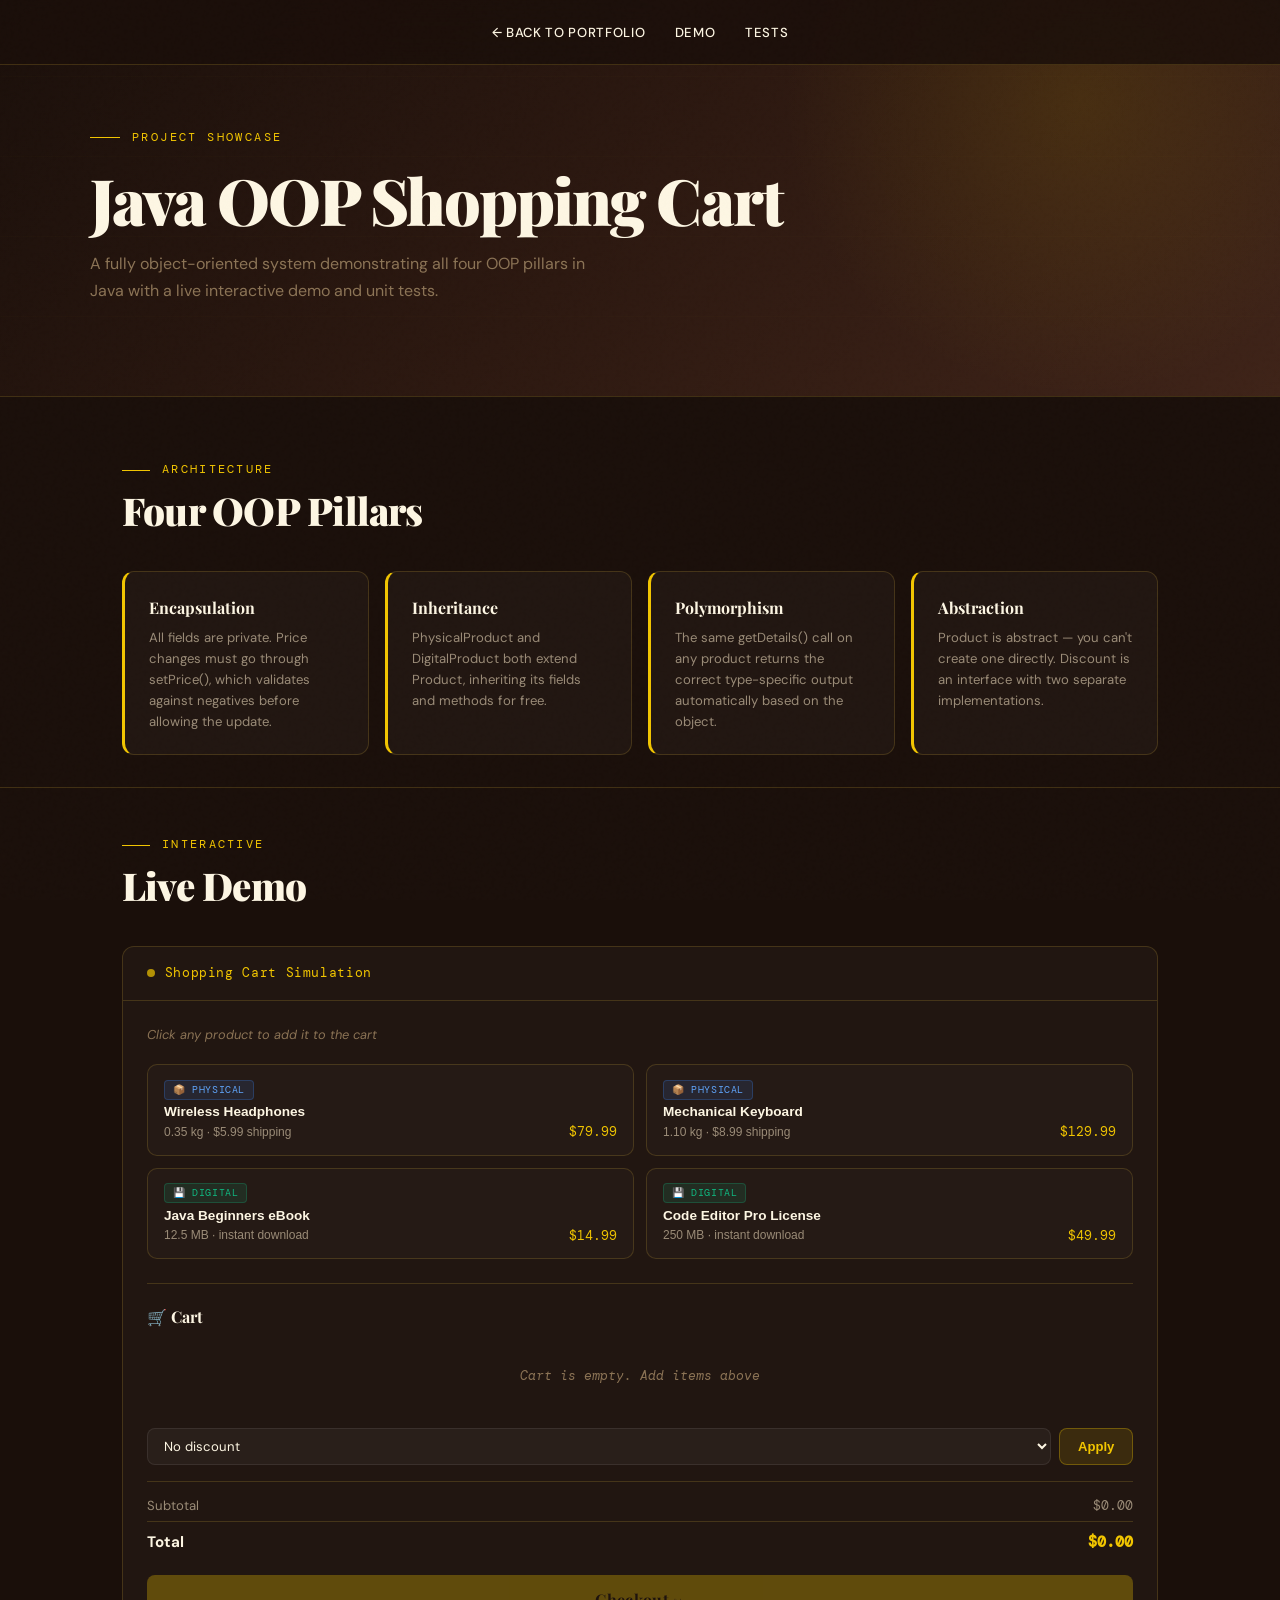
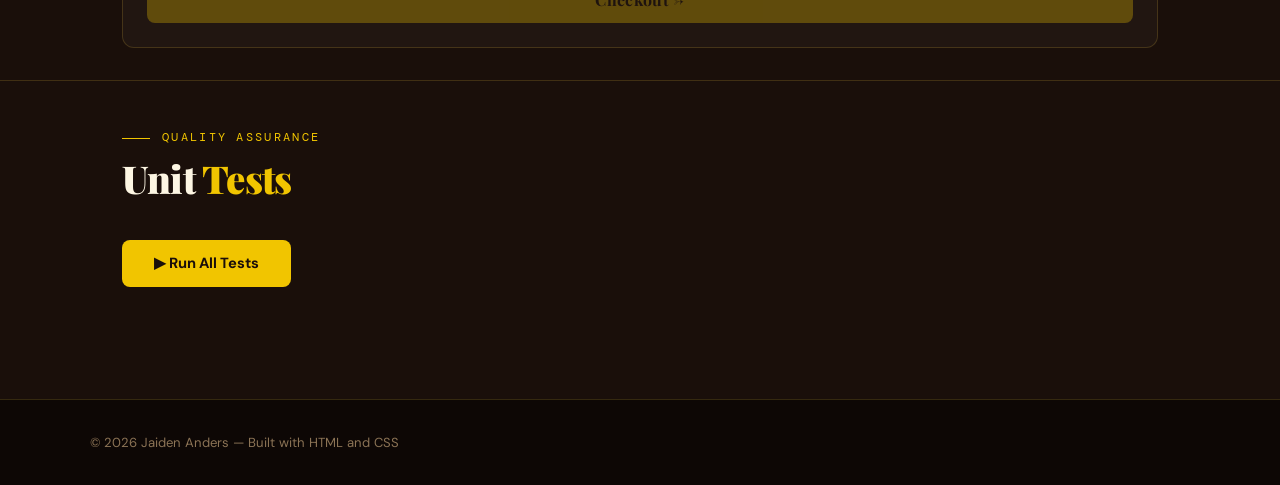
<file: shopping-cart-project.html>
<!DOCTYPE html>
<html lang="en">
<head>
  <meta charset="UTF-8" />
  <meta name="viewport" content="width=device-width, initial-scale=1.0" />
  <title>Java OOP Shopping Cart — Jaiden Anders</title>
  <meta name="description" content="Java OOP Shopping Cart project by Jaiden Anders demonstrating all four OOP pillars, interactive demo, and 36 JUnit tests.">
  <meta name="theme-color" content="#1A0F0A">
  <link rel="icon" type="image/x-icon" href="favicon.ico" />
  <link rel="preconnect" href="https://fonts.googleapis.com">
  <link href="https://fonts.googleapis.com/css2?family=Playfair+Display:wght@700;900&family=DM+Sans:wght@300;400;500;600&family=DM+Mono:wght@400;500&display=swap" rel="stylesheet">
  <style>
    *, *::before, *::after { margin: 0; padding: 0; box-sizing: border-box; }

    :root {
      --gold:       #F1C500;
      --gold-dim:   #8B7220;
      --dark:       #1A0F0A;
      --dark-mid:   #2C1810;
      --cream:      #FDF6E3;
      --cream-muted:#C4B49A;
      --text-muted: #8B7355;
      --body-text:  #9A8B77;
      --border:     rgba(212,175,55,0.2);
      --pass:       #10B981;
      --fail:       #EF4444;
      --card-bg:    rgba(255,255,255,0.03);
    }

    html { scroll-behavior: smooth; }

    body {
      font-family: 'DM Sans', sans-serif;
      background: var(--dark);
      color: var(--cream);
      overflow-x: hidden;
      line-height: 1.6;
    }

    body::before {
      content: '';
      position: fixed; inset: 0;
      background-image: url("data:image/svg+xml,%3Csvg viewBox='0 0 256 256' xmlns='http://www.w3.org/2000/svg'%3E%3Cfilter id='noise'%3E%3CfeTurbulence type='fractalNoise' baseFrequency='0.9' numOctaves='4' stitchTiles='stitch'/%3E%3C/filter%3E%3Crect width='100%25' height='100%25' filter='url(%23noise)' opacity='0.04'/%3E%3C/svg%3E");
      pointer-events: none; z-index: 9999; opacity: 0.4;
    }

    ::-webkit-scrollbar { width: 4px; }
    ::-webkit-scrollbar-track { background: var(--dark); }
    ::-webkit-scrollbar-thumb { background: var(--gold); border-radius: 2px; }

    /* NAV */
    header {
      position: fixed; top: 0; left: 0; right: 0; z-index: 1000;
      padding: 1.2rem 0;
      background: rgba(26,15,10,0.85);
      backdrop-filter: blur(16px);
      border-bottom: 1px solid var(--border);
    }
    nav { max-width: 1100px; margin: 0 auto; padding: 0 2rem; display: flex; justify-content: center; align-items: center; }
    .logo { font-family: 'Playfair Display', serif; font-size: 1.3rem; font-weight: 900; color: var(--gold); letter-spacing: -0.02em; text-decoration: none; }
    .logo span { color: var(--cream); }
    .nav-links { display: flex; gap: 0.35rem; list-style: none; justify-content: center; align-items: center; }
    .nav-links a { color: var(--cream); text-decoration: none; font-size: 0.82rem; font-weight: 500; letter-spacing: 0.05em; text-transform: uppercase; padding: 0.4rem 0.75rem; border-radius: 100px; transition: all 0.25s; }
    .nav-links a:hover { color: var(--gold); background: rgba(241,197,0,0.1); }

    /* HERO */
    .hero-strip {
      min-height: 42vh; display: flex; align-items: center;
      background: linear-gradient(135deg, #1A0F0A 0%, #2C1810 50%, #3E2318 100%);
      padding: 8rem 2rem 4rem; position: relative; overflow: hidden;
    }
    .hero-strip::before {
      content: ''; position: absolute; width: 600px; height: 600px; border-radius: 50%;
      background: radial-gradient(circle, rgba(241,197,0,0.1) 0%, transparent 70%);
      top: -200px; right: -100px; pointer-events: none;
    }
    .hero-strip::after {
      content: ''; position: absolute; inset: 0;
      background: repeating-linear-gradient(0deg, transparent, transparent 79px, rgba(241,197,0,0.025) 80px);
      pointer-events: none;
    }
    .hero-inner { max-width: 1100px; margin: 0 auto; width: 100%; position: relative; z-index: 1; }
    .hero-eyebrow {
      font-family: 'DM Mono', monospace; font-size: 0.75rem; color: var(--gold);
      letter-spacing: 0.2em; text-transform: uppercase; margin-bottom: 1.2rem;
      display: flex; align-items: center; gap: 0.75rem;
    }
    .hero-eyebrow::before { content: ''; display: block; width: 30px; height: 1px; background: var(--gold); }
    .hero-strip h1 { font-family: 'Playfair Display', serif; font-size: clamp(2.2rem, 6vw, 4rem); font-weight: 900; line-height: 1.05; color: var(--cream); letter-spacing: -0.03em; margin-bottom: 1rem; }
    .hero-strip h1 em { font-style: normal; color: var(--gold); }
    .hero-strip .sub { font-size: 1rem; color: var(--text-muted); max-width: 520px; line-height: 1.7; margin-bottom: 1.75rem; }
    .pill-row { display: flex; flex-wrap: wrap; gap: 0.45rem; }
    .pill { font-family: 'DM Mono', monospace; font-size: 0.7rem; color: var(--gold-dim); background: rgba(241,197,0,0.06); border: 1px solid rgba(241,197,0,0.15); padding: 0.25rem 0.7rem; border-radius: 4px; letter-spacing: 0.04em; }

    /* LAYOUT */
    .page-wrap { max-width: 1100px; margin: 0 auto; padding: 0 2rem; }
    hr.divider { border: none; border-top: 1px solid var(--border); }

    .section-label { font-family: 'DM Mono', monospace; font-size: 0.72rem; color: var(--gold); letter-spacing: 0.2em; text-transform: uppercase; margin-bottom: 0.6rem; display: flex; align-items: center; gap: 0.75rem; }
    .section-label::before { content: ''; display: block; width: 28px; height: 1px; background: var(--gold); }
    .section-title { font-family: 'Playfair Display', serif; font-size: clamp(1.6rem, 3.5vw, 2.4rem); font-weight: 900; color: var(--cream); letter-spacing: -0.02em; margin-bottom: 2.5rem; line-height: 1.1; }
    .section-title span { color: var(--gold); }

    /* PILLARS */
    .pillars-section { padding: 4rem 0 2rem; }
    .pillars-grid { display: grid; grid-template-columns: repeat(auto-fill, minmax(220px, 1fr)); gap: 1rem; }
    .pillar-card { background: var(--card-bg); border: 1px solid var(--border); border-left: 3px solid var(--gold); border-radius: 12px; padding: 1.4rem 1.5rem; transition: all 0.3s; }
    .pillar-card:hover { border-color: rgba(241,197,0,0.5); transform: translateY(-3px); box-shadow: 0 12px 32px rgba(0,0,0,0.3); background: rgba(241,197,0,0.04); }
    .pillar-card h4 { font-family: 'Playfair Display', serif; font-size: 1rem; color: var(--cream); font-weight: 700; margin-bottom: 0.4rem; }
    .pillar-card p { font-size: 0.82rem; color: var(--body-text); line-height: 1.6; }
    .pillar-card code { font-family: 'DM Mono', monospace; font-size: 0.78rem; color: var(--gold); background: rgba(241,197,0,0.08); padding: 0.05rem 0.3rem; border-radius: 3px; }

    /* DEMO */
    .demo-section { padding: 3rem 0 2rem; }
    .demo-panel { background: var(--card-bg); border: 1px solid var(--border); border-radius: 12px; overflow: hidden; }
    .panel-header { padding: 1rem 1.5rem; border-bottom: 1px solid var(--border); display: flex; align-items: center; gap: 0.6rem; font-family: 'DM Mono', monospace; font-size: 0.8rem; color: var(--gold); letter-spacing: 0.05em; }
    .panel-dot { width: 8px; height: 8px; border-radius: 50%; background: var(--gold); opacity: 0.7; }
    .panel-body { padding: 1.5rem; }
    .hint-text { font-size: 0.8rem; color: var(--text-muted); margin-bottom: 1.2rem; font-style: italic; }

    .product-grid { display: grid; grid-template-columns: 1fr 1fr; gap: 0.75rem; margin-bottom: 1.5rem; }
    .product-btn { background: rgba(255,255,255,0.02); border: 1px solid var(--border); border-radius: 10px; padding: 0.9rem 1rem; cursor: pointer; text-align: left; transition: all 0.2s; color: var(--cream); }
    .product-btn:hover { border-color: rgba(241,197,0,0.45); background: rgba(241,197,0,0.04); transform: translateY(-2px); box-shadow: 0 8px 24px rgba(0,0,0,0.3); }
    .product-btn strong { display: block; font-size: 0.85rem; font-weight: 600; color: var(--cream); margin-bottom: 0.25rem; }
    .product-btn .meta { font-size: 0.75rem; color: var(--body-text); display: flex; justify-content: space-between; align-items: center; }
    .product-btn .price { font-family: 'DM Mono', monospace; font-size: 0.82rem; color: var(--gold); }
    .type-badge { font-family: 'DM Mono', monospace; font-size: 0.62rem; letter-spacing: 0.06em; text-transform: uppercase; padding: 0.15rem 0.5rem; border-radius: 4px; margin-bottom: 0.3rem; display: inline-block; }
    .type-physical { background: rgba(59,130,246,0.12); color: #60A5FA; border: 1px solid rgba(59,130,246,0.25); }
    .type-digital  { background: rgba(16,185,129,0.12); color: #10B981; border: 1px solid rgba(16,185,129,0.25); }

    .cart-section { border-top: 1px solid var(--border); padding-top: 1.25rem; margin-top: 0.25rem; }
    .cart-heading { font-family: 'Playfair Display', serif; font-size: 1rem; color: var(--cream); font-weight: 700; margin-bottom: 0.75rem; }
    .cart-items { min-height: 70px; }
    .cart-empty { text-align: center; color: var(--text-muted); font-size: 0.8rem; padding: 1.5rem 0; font-style: italic; font-family: 'DM Mono', monospace; }

    .cart-item { display: flex; align-items: center; justify-content: space-between; padding: 0.55rem 0.75rem; background: rgba(255,255,255,0.025); border: 1px solid var(--border); border-radius: 8px; margin-bottom: 0.4rem; font-size: 0.82rem; animation: slideIn 0.2s ease; }
    @keyframes slideIn { from { opacity: 0; transform: translateX(-6px); } to { opacity: 1; transform: translateX(0); } }
    .item-name { font-weight: 500; color: var(--cream); flex: 1; }
    .item-tag { font-family: 'DM Mono', monospace; font-size: 0.62rem; color: var(--text-muted); margin-left: 0.4rem; }
    .qty-controls { display: flex; align-items: center; gap: 0.4rem; margin: 0 0.75rem; }
    .qty-btn { width: 20px; height: 20px; border-radius: 50%; border: 1px solid var(--border); background: transparent; cursor: pointer; font-size: 0.85rem; color: var(--cream); line-height: 1; transition: all 0.15s; display: flex; align-items: center; justify-content: center; }
    .qty-btn:hover { border-color: var(--gold); color: var(--gold); }
    .qty-num { font-family: 'DM Mono', monospace; font-size: 0.78rem; color: var(--cream); min-width: 16px; text-align: center; }
    .item-subtotal { font-family: 'DM Mono', monospace; font-size: 0.82rem; color: var(--gold); min-width: 52px; text-align: right; }
    .remove-btn { background: none; border: none; cursor: pointer; color: rgba(255,255,255,0.15); font-size: 0.9rem; margin-left: 0.4rem; transition: color 0.15s; }
    .remove-btn:hover { color: var(--fail); }

    .discount-row { display: flex; gap: 0.5rem; margin: 1rem 0; }
    .discount-select { flex: 1; padding: 0.5rem 0.75rem; background: rgba(255,255,255,0.04); border: 1px solid rgba(255,255,255,0.08); border-radius: 8px; color: var(--cream); font-family: 'DM Sans', sans-serif; font-size: 0.82rem; cursor: pointer; transition: border-color 0.2s; }
    .discount-select:focus { outline: none; border-color: rgba(241,197,0,0.4); }
    .discount-select option { background: #2C1810; }
    .apply-btn { padding: 0.5rem 1.1rem; background: rgba(241,197,0,0.12); border: 1px solid rgba(241,197,0,0.3); border-radius: 8px; color: var(--gold); font-size: 0.82rem; font-weight: 600; cursor: pointer; transition: all 0.2s; }
    .apply-btn:hover { background: rgba(241,197,0,0.2); border-color: var(--gold); }

    .totals { border-top: 1px solid var(--border); padding-top: 0.85rem; }
    .totals .row { display: flex; justify-content: space-between; font-size: 0.82rem; color: var(--body-text); margin-bottom: 0.3rem; }
    .totals .row.grand { font-weight: 700; color: var(--cream); font-size: 0.95rem; border-top: 1px solid var(--border); padding-top: 0.5rem; margin-top: 0.3rem; }
    .totals .row.grand span:last-child { font-family: 'DM Mono', monospace; color: var(--gold); }
    .discount-chip { font-family: 'DM Mono', monospace; font-size: 0.62rem; background: rgba(16,185,129,0.12); color: #10B981; border: 1px solid rgba(16,185,129,0.25); padding: 0.1rem 0.45rem; border-radius: 4px; margin-left: 0.4rem; }
    .saving-amt { color: #10B981 !important; font-family: 'DM Mono', monospace; }

    .checkout-btn { width: 100%; margin-top: 1rem; padding: 0.85rem; background: var(--gold); color: var(--dark); border: none; border-radius: 8px; font-family: 'Playfair Display', serif; font-size: 1rem; font-weight: 700; letter-spacing: 0.02em; cursor: pointer; transition: all 0.25s; }
    .checkout-btn:hover:not(:disabled) { transform: translateY(-2px); box-shadow: 0 8px 24px rgba(241,197,0,0.3); }
    .checkout-btn:disabled { opacity: 0.3; cursor: not-allowed; }

    /* RECEIPT */
    .receipt-overlay { display: none; position: fixed; inset: 0; background: rgba(0,0,0,0.7); backdrop-filter: blur(6px); z-index: 2000; align-items: center; justify-content: center; }
    .receipt-overlay.show { display: flex; }
    .receipt-box { background: #2C1810; border: 1px solid var(--border); border-radius: 16px; padding: 2rem; max-width: 420px; width: 90%; box-shadow: 0 32px 80px rgba(0,0,0,0.6); animation: popIn 0.25s ease; }
    @keyframes popIn { from { opacity: 0; transform: scale(0.93); } to { opacity: 1; transform: scale(1); } }
    .receipt-box h3 { font-family: 'Playfair Display', serif; font-size: 1.3rem; color: var(--cream); text-align: center; margin-bottom: 1.25rem; font-weight: 700; }
    .receipt-line { display: flex; justify-content: space-between; font-size: 0.85rem; padding: 0.35rem 0; border-bottom: 1px solid var(--border); color: var(--cream-muted); }
    .receipt-line span:last-child { font-family: 'DM Mono', monospace; color: var(--cream); }
    .receipt-total { display: flex; justify-content: space-between; font-weight: 700; font-size: 1rem; margin-top: 0.9rem; color: var(--cream); }
    .receipt-total span:last-child { font-family: 'DM Mono', monospace; color: var(--gold); }
    .receipt-id { text-align: center; font-family: 'DM Mono', monospace; font-size: 0.72rem; color: var(--text-muted); margin-top: 1rem; }
    .close-receipt { width: 100%; margin-top: 1.25rem; padding: 0.75rem; background: transparent; border: 1px solid var(--border); border-radius: 8px; color: var(--cream); font-size: 0.88rem; font-weight: 600; cursor: pointer; transition: all 0.2s; }
    .close-receipt:hover { border-color: var(--gold); color: var(--gold); }

    /* TESTS */
    .tests-section { padding: 3rem 0 5rem; }
    .run-tests-btn { display: inline-flex; align-items: center; gap: 0.5rem; padding: 0.85rem 2rem; background: var(--gold); color: var(--dark); border: none; border-radius: 8px; font-family: 'DM Sans', sans-serif; font-size: 0.92rem; font-weight: 700; cursor: pointer; transition: all 0.25s; margin-bottom: 2rem; }
    .run-tests-btn:hover { transform: translateY(-2px); box-shadow: 0 8px 24px rgba(241,197,0,0.3); }

    .test-summary { display: flex; gap: 2rem; margin-bottom: 1.5rem; }
    .stat .num { font-family: 'Playfair Display', serif; font-size: 2rem; font-weight: 900; line-height: 1; margin-bottom: 0.2rem; }
    .stat .lbl { font-family: 'DM Mono', monospace; font-size: 0.68rem; text-transform: uppercase; letter-spacing: 0.1em; color: var(--text-muted); }
    .stat.total-stat .num { color: var(--cream); }
    .stat.pass-stat  .num { color: var(--pass); }
    .stat.fail-stat  .num { color: var(--fail); }

    .progress-bar { height: 4px; background: rgba(255,255,255,0.06); border-radius: 2px; margin-bottom: 2rem; overflow: hidden; }
    .progress-fill { height: 100%; background: var(--pass); border-radius: 2px; transition: width 0.7s ease; }

    .test-suite { background: var(--card-bg); border: 1px solid var(--border); border-radius: 12px; overflow: hidden; margin-bottom: 0.75rem; }
    .suite-header { padding: 0.85rem 1.25rem; display: flex; align-items: center; justify-content: space-between; cursor: pointer; user-select: none; transition: background 0.2s; }
    .suite-header:hover { background: rgba(241,197,0,0.04); }
    .suite-header.open { border-bottom: 1px solid var(--border); }
    .suite-name { font-family: 'DM Mono', monospace; font-size: 0.82rem; color: var(--cream); display: flex; align-items: center; gap: 0.6rem; }
    .suite-pass-chip { font-size: 0.62rem; padding: 0.15rem 0.5rem; border-radius: 4px; font-family: 'DM Mono', monospace; letter-spacing: 0.04em; }
    .chip-all-pass { background: rgba(16,185,129,0.12); color: #10B981; border: 1px solid rgba(16,185,129,0.25); }
    .chip-partial  { background: rgba(239,68,68,0.12);  color: #F87171; border: 1px solid rgba(239,68,68,0.25); }
    .suite-count { font-family: 'DM Mono', monospace; font-size: 0.72rem; color: var(--text-muted); }

    .suite-body { padding: 0.5rem 1.25rem 0.75rem; display: none; }
    .suite-body.open { display: block; }

    .test-row { display: flex; align-items: flex-start; gap: 0.75rem; padding: 0.55rem 0.25rem; border-bottom: 1px solid rgba(241,197,0,0.06); font-size: 0.8rem; cursor: pointer; border-radius: 6px; transition: background 0.15s; }
    .test-row:last-child { border-bottom: none; }
    .test-row:hover { background: rgba(255,255,255,0.02); }
    .test-icon { font-size: 0.85rem; margin-top: 0.1rem; flex-shrink: 0; }
    .test-name { font-family: 'DM Mono', monospace; font-size: 0.78rem; color: var(--cream); }
    .test-desc { font-size: 0.72rem; color: var(--text-muted); margin-top: 0.15rem; }
    .test-result { font-family: 'DM Mono', monospace; font-size: 0.7rem; white-space: nowrap; margin-top: 0.1rem; }
    .test-result.pass { color: var(--pass); }
    .test-result.fail { color: var(--fail); }

    /* FOOTER */
    footer { background: #0D0705; border-top: 1px solid var(--border); padding: 2rem; }
    .footer-inner { max-width: 1100px; margin: 0 auto; display: flex; justify-content: space-between; align-items: center; flex-wrap: wrap; gap: 1rem; }
    .footer-logo { font-family: 'Playfair Display', serif; font-weight: 900; color: var(--gold); font-size: 1.1rem; }
    footer p { color: var(--text-muted); font-size: 0.82rem; }

    /* ANIMATIONS */
    .reveal { opacity: 0; transform: translateY(18px); transition: opacity 0.55s ease, transform 0.55s ease; }
    .reveal.visible { opacity: 1; transform: translateY(0); }

    @media (max-width: 680px) {
      .product-grid { grid-template-columns: 1fr; }
      .pillars-grid { grid-template-columns: 1fr 1fr; }
      .test-result { display: none; }
    }
  </style>
</head>
<body>

<header>
  <nav>
    <ul class="nav-links">
      <li><a href="index.html">← Back to Portfolio</a></li>
      <li><a href="#demo">Demo</a></li>
      <li><a href="#tests">Tests</a></li>
    </ul>
  </nav>
</header>

<div class="hero-strip">
  <div class="hero-inner">
    <div class="hero-eyebrow">Project Showcase</div>
    <h1>Java OOP Shopping Cart</h1>
    <p class="sub">A fully object-oriented system demonstrating all four OOP pillars in Java with a live interactive demo and unit tests.</p>
  </div>
</div>

<hr class="divider" />

<div class="page-wrap">
  <div class="pillars-section reveal">
    <div class="section-label">Architecture</div>
    <h2 class="section-title">Four OOP Pillars</h2>
    <div class="pillars-grid">
      <div class="pillar-card">
        <h4>Encapsulation</h4>
        <p>All fields are private. Price changes must go through setPrice(), which validates against negatives before allowing the update.</p>
      </div>
      <div class="pillar-card">
        <h4>Inheritance</h4>
        <p>PhysicalProduct and DigitalProduct both extend Product, inheriting its fields and methods for free.</p>
      </div>
      <div class="pillar-card">
        <h4>Polymorphism</h4>
        <p>The same getDetails() call on any product returns the correct type-specific output automatically based on the object.</p>
      </div>
      <div class="pillar-card">
        <h4>Abstraction</h4>
        <p>Product is abstract — you can't create one directly. Discount is an interface with two separate implementations.</p>
      </div>
    </div>
  </div>
</div>

<hr class="divider" />

<div class="page-wrap" id="demo">
  <div class="demo-section reveal">
    <div class="section-label">Interactive</div>
    <h2 class="section-title">Live Demo</h2>
    <div class="demo-panel">
      <div class="panel-header">
        <div class="panel-dot"></div>
        Shopping Cart Simulation
      </div>
      <div class="panel-body">
        <p class="hint-text">Click any product to add it to the cart</p>
        <div class="product-grid">
          <button class="product-btn" onclick="addProduct('P001')">
            <span class="type-badge type-physical">📦 Physical</span>
            <strong>Wireless Headphones</strong>
            <div class="meta"><span>0.35 kg · $5.99 shipping</span><span class="price">$79.99</span></div>
          </button>
          <button class="product-btn" onclick="addProduct('P002')">
            <span class="type-badge type-physical">📦 Physical</span>
            <strong>Mechanical Keyboard</strong>
            <div class="meta"><span>1.10 kg · $8.99 shipping</span><span class="price">$129.99</span></div>
          </button>
          <button class="product-btn" onclick="addProduct('D001')">
            <span class="type-badge type-digital">💾 Digital</span>
            <strong>Java Beginners eBook</strong>
            <div class="meta"><span>12.5 MB · instant download</span><span class="price">$14.99</span></div>
          </button>
          <button class="product-btn" onclick="addProduct('D002')">
            <span class="type-badge type-digital">💾 Digital</span>
            <strong>Code Editor Pro License</strong>
            <div class="meta"><span>250 MB · instant download</span><span class="price">$49.99</span></div>
          </button>
        </div>

        <div class="cart-section">
          <div class="cart-heading">🛒 Cart</div>
          <div class="cart-items" id="cartItems">
            <div class="cart-empty">Cart is empty. Add items above</div>
          </div>
          <div class="discount-row">
            <select class="discount-select" id="discountSelect">
              <option value="none">No discount</option>
              <option value="pct10">10% off</option>
              <option value="pct20">20% off</option>
              <option value="flat10">$10 off</option>
              <option value="flat20">$20 off</option>
            </select>
            <button class="apply-btn" onclick="applyDiscount()">Apply</button>
          </div>
          <div class="totals">
            <div class="row"><span>Subtotal</span><span id="subtotal" style="font-family:'DM Mono',monospace">$0.00</span></div>
            <div class="row" id="discountRow" style="display:none">
              <span>Discount <span class="discount-chip" id="discountLabel"></span></span>
              <span class="saving-amt" id="discountAmt"></span>
            </div>
            <div class="row grand"><span>Total</span><span id="totalAmt">$0.00</span></div>
          </div>
          <button class="checkout-btn" id="checkoutBtn" onclick="checkout()" disabled>Checkout →</button>
        </div>
      </div>
    </div>
  </div>
</div>

<hr class="divider" />

<div class="page-wrap" id="tests">
  <div class="tests-section reveal">
    <div class="section-label">Quality Assurance</div>
    <h2 class="section-title">Unit <span>Tests</span></h2>
    <button class="run-tests-btn" onclick="runTests()">▶ Run All Tests</button>
    <div id="testSummary" style="display:none" class="test-summary">
      <div class="stat total-stat"><div class="num" id="totalCount">0</div><div class="lbl">Total</div></div>
      <div class="stat pass-stat"><div class="num" id="passCount">0</div><div class="lbl">Passed</div></div>
      <div class="stat fail-stat"><div class="num" id="failCount">0</div><div class="lbl">Failed</div></div>
    </div>
    <div class="progress-bar" id="progressBar" style="display:none">
      <div class="progress-fill" id="progressFill" style="width:0%"></div>
    </div>
    <div id="testSuites"></div>
  </div>
</div>

<div class="receipt-overlay" id="receiptOverlay">
  <div class="receipt-box">
    <h3>🧾 Order Receipt</h3>
    <div id="receiptLines"></div>
    <div class="receipt-total"><span>Total</span><span id="receiptTotal"></span></div>
    <div class="receipt-id" id="receiptId"></div>
    <button class="close-receipt" onclick="closeReceipt()">Close</button>
  </div>
</div>

<footer>
  <div class="footer-inner">
    <p>© 2026 Jaiden Anders — Built with HTML and CSS</p>
  </div>
</footer>

<script>
const PRODUCTS = {
  P001: { id:'P001', name:'Wireless Headphones', price:79.99,  type:'physical' },
  P002: { id:'P002', name:'Mechanical Keyboard',  price:129.99, type:'physical' },
  D001: { id:'D001', name:'Java Beginners eBook',  price:14.99,  type:'digital'  },
  D002: { id:'D002', name:'Code Editor Pro',        price:49.99,  type:'digital'  },
};
const DISCOUNTS = {
  none:  { label:'',         fn: x => x },
  pct10: { label:'10% off',  fn: x => x * 0.90 },
  pct20: { label:'20% off',  fn: x => x * 0.80 },
  flat10:{ label:'$10 off',  fn: x => Math.max(0, x - 10) },
  flat20:{ label:'$20 off',  fn: x => Math.max(0, x - 20) },
};
let cart = {}, activeDiscount = 'none';

function addProduct(id) { cart[id] = (cart[id] || 0) + 1; renderCart(); }
function changeQty(id, delta) { cart[id] = (cart[id] || 0) + delta; if (cart[id] <= 0) delete cart[id]; renderCart(); }
function removeItem(id) { delete cart[id]; renderCart(); }
function applyDiscount() { activeDiscount = document.getElementById('discountSelect').value; renderCart(); }
function getSubtotal() { return Object.entries(cart).reduce((s, [id, q]) => s + PRODUCTS[id].price * q, 0); }
function getTotal() { return DISCOUNTS[activeDiscount].fn(getSubtotal()); }

function renderCart() {
  const container = document.getElementById('cartItems');
  const ids = Object.keys(cart);
  if (!ids.length) {
    container.innerHTML = '<div class="cart-empty">// cart is empty — add items above</div>';
    document.getElementById('checkoutBtn').disabled = true;
  } else {
    container.innerHTML = ids.map(id => {
      const p = PRODUCTS[id], qty = cart[id];
      return `<div class="cart-item">
        <span class="item-name">${p.name}<span class="item-tag">${p.type === 'physical' ? '📦' : '💾'}</span></span>
        <div class="qty-controls">
          <button class="qty-btn" onclick="changeQty('${id}',-1)">−</button>
          <span class="qty-num">${qty}</span>
          <button class="qty-btn" onclick="changeQty('${id}',1)">+</button>
        </div>
        <span class="item-subtotal">$${(p.price*qty).toFixed(2)}</span>
        <button class="remove-btn" onclick="removeItem('${id}')">✕</button>
      </div>`;
    }).join('');
    document.getElementById('checkoutBtn').disabled = false;
  }
  const sub = getSubtotal(), total = getTotal();
  document.getElementById('subtotal').textContent = '$' + sub.toFixed(2);
  document.getElementById('totalAmt').textContent  = '$' + total.toFixed(2);
  const dRow = document.getElementById('discountRow');
  if (activeDiscount !== 'none' && ids.length) {
    dRow.style.display = 'flex';
    document.getElementById('discountLabel').textContent = DISCOUNTS[activeDiscount].label;
    document.getElementById('discountAmt').textContent   = '−$' + (sub - total).toFixed(2);
  } else { dRow.style.display = 'none'; }
}

function checkout() {
  const lines = Object.entries(cart).map(([id, qty]) => {
    const p = PRODUCTS[id];
    return `<div class="receipt-line"><span>${p.name} ×${qty}</span><span>$${(p.price*qty).toFixed(2)}</span></div>`;
  });
  if (activeDiscount !== 'none') {
    const saved = (getSubtotal() - getTotal()).toFixed(2);
    lines.push(`<div class="receipt-line" style="color:#10B981"><span>Discount (${DISCOUNTS[activeDiscount].label})</span><span>−$${saved}</span></div>`);
  }
  document.getElementById('receiptLines').innerHTML = lines.join('');
  document.getElementById('receiptTotal').textContent = '$' + getTotal().toFixed(2);
  document.getElementById('receiptId').textContent = 'Order #' + Math.random().toString(36).substr(2,8).toUpperCase();
  document.getElementById('receiptOverlay').classList.add('show');
  cart = {}; activeDiscount = 'none';
  document.getElementById('discountSelect').value = 'none';
  renderCart();
}
function closeReceipt() { document.getElementById('receiptOverlay').classList.remove('show'); }

const TEST_SUITES = [
  { name:'ProductTest', tests:[
    { name:'testProductNameStored',      desc:'Product stores name correctly via constructor',            pass:true, result:'getName() == "Wireless Headphones"' },
    { name:'testProductPriceStored',     desc:'Product stores price correctly via constructor',           pass:true, result:'getPrice() == 79.99' },
    { name:'testSetPriceValid',          desc:'setPrice() updates price when value is non-negative',      pass:true, result:'getPrice() == 59.99 after setPrice(59.99)' },
    { name:'testSetPriceNegativeThrows', desc:'setPrice() throws IllegalArgumentException for negatives', pass:true, result:'IllegalArgumentException thrown as expected' },
    { name:'testGetSummaryFormat',       desc:'getSummary() returns correctly formatted string',          pass:true, result:'"[P001] Wireless Headphones — $79.99"' },
  ]},
  { name:'PhysicalProductTest', tests:[
    { name:'testInheritsFromProduct',        desc:'PhysicalProduct is an instance of Product',                      pass:true, result:'instanceof Product == true' },
    { name:'testGetDetailsContainsShipping', desc:'getDetails() includes shipping cost',                            pass:true, result:'contains "$5.99 shipping"' },
    { name:'testGetDetailsContainsWeight',   desc:'getDetails() includes weight in kg',                            pass:true, result:'contains "0.4 kg"' },
    { name:'testTotalCostWithShipping',      desc:'getTotalCostWithShipping() = price + shippingCost',             pass:true, result:'79.99 + 5.99 == 85.98' },
    { name:'testPolymorphicGetDetails',      desc:'getDetails() via Product reference returns physical format',     pass:true, result:'Physical format returned, not null' },
  ]},
  { name:'DigitalProductTest', tests:[
    { name:'testInheritsFromProduct',   desc:'DigitalProduct is an instance of Product',                pass:true, result:'instanceof Product == true' },
    { name:'testGetDetailsContainsMB',  desc:'getDetails() includes file size in MB',                  pass:true, result:'contains "12.5 MB"' },
    { name:'testGetDetailsContainsUrl', desc:'getDetails() includes download URL',                     pass:true, result:'contains "store.example.com"' },
    { name:'testFormattedFileSizeMB',   desc:'getFormattedFileSize() returns MB for files under 1GB',  pass:true, result:'"12.5 MB"' },
    { name:'testFormattedFileSizeGB',   desc:'getFormattedFileSize() converts to GB for large files',  pass:true, result:'"1.5 GB" for 1500MB file' },
  ]},
  { name:'DiscountTest', tests:[
    { name:'testPercentageDiscount10',      desc:'10% discount on $100 returns $90',                  pass:true, result:'apply(100.0) == 90.0' },
    { name:'testPercentageDiscount0',       desc:'0% discount returns original price',                pass:true, result:'apply(50.0) == 50.0' },
    { name:'testPercentageDiscountInvalid', desc:'Percentage > 100 throws IllegalArgumentException',  pass:true, result:'IllegalArgumentException thrown' },
    { name:'testFlatDiscount',              desc:'$10 flat discount on $50 returns $40',              pass:true, result:'apply(50.0) == 40.0' },
    { name:'testFlatDiscountFloor',         desc:'Flat discount cannot reduce price below $0',        pass:true, result:'apply(5.0) == 0.0 for $10 discount' },
  ]},
  { name:'CartItemTest', tests:[
    { name:'testGetSubtotal',            desc:'getSubtotal() = price × quantity',                        pass:true, result:'79.99 × 2 == 159.98' },
    { name:'testQuantityZeroThrows',     desc:'CartItem with qty 0 throws IllegalArgumentException',     pass:true, result:'IllegalArgumentException thrown' },
    { name:'testQuantityNegativeThrows', desc:'CartItem with qty -1 throws IllegalArgumentException',    pass:true, result:'IllegalArgumentException thrown' },
    { name:'testSetQuantityUpdates',     desc:'setQuantity() correctly updates quantity',                pass:true, result:'getQuantity() == 5 after setQuantity(5)' },
    { name:'testToReceiptLineFormat',    desc:'toReceiptLine() produces correctly padded string',        pass:true, result:'Contains product name and subtotal' },
  ]},
  { name:'ShoppingCartTest', tests:[
    { name:'testAddItemNewProduct',       desc:'addItem() creates a new CartItem for unseen product',      pass:true, result:'cart.getItemCount() == 1' },
    { name:'testAddItemExistingProduct',  desc:'addItem() increments quantity if product already in cart', pass:true, result:'quantity == 2 after adding same product twice' },
    { name:'testRemoveItem',              desc:'removeItem() removes the correct item by productId',       pass:true, result:'cart.getItemCount() == 0 after removal' },
    { name:'testGetSubtotal',             desc:'getSubtotal() sums all item subtotals correctly',          pass:true, result:'$79.99 + $129.99 == $209.98' },
    { name:'testGetTotalWithDiscount',    desc:'getTotal() applies discount to subtotal',                  pass:true, result:'$209.98 × 0.90 == $188.98' },
    { name:'testCheckoutEmptyCartThrows', desc:'checkout() on empty cart throws IllegalStateException',    pass:true, result:'IllegalStateException thrown' },
    { name:'testCheckoutClearsCart',      desc:'After checkout(), cart is empty',                          pass:true, result:'getItemCount() == 0 after checkout' },
  ]},
  { name:'OrderTest', tests:[
    { name:'testOrderIdGenerated',      desc:'Order ID is auto-generated and non-null',             pass:true, result:'orderId != null && orderId.length() == 8' },
    { name:'testOrderTotalStored',      desc:'Order stores the correct final total',                pass:true, result:'getTotalPrice() == 188.98' },
    { name:'testOrderIsImmutable',      desc:'Order has no setters — all fields are final',         pass:true, result:'No setter methods found via reflection' },
    { name:'testOrderItemsAreSnapshot', desc:'Modifying cart after checkout does not affect Order', pass:true, result:'order.getItems().size() unchanged after cart.clear()' },
  ]},
];

function runTests() {
  const container = document.getElementById('testSuites');
  container.innerHTML = '';
  let totalPass = 0, totalFail = 0;
  TEST_SUITES.forEach(suite => {
    const passCount = suite.tests.filter(t => t.pass).length;
    const allPass = passCount === suite.tests.length;
    const div = document.createElement('div');
    div.className = 'test-suite';
    div.innerHTML = `
      <div class="suite-header" onclick="toggleSuite(this)">
        <span class="suite-name">${suite.name}<span class="suite-pass-chip ${allPass ? 'chip-all-pass' : 'chip-partial'}">${allPass ? 'all pass' : passCount + '/' + suite.tests.length}</span></span>
        <span class="suite-count">${passCount}/${suite.tests.length} passed</span>
      </div>
      <div class="suite-body">
        ${suite.tests.map(t => `
          <div class="test-row">
            <span class="test-icon">${t.pass ? '✅' : '❌'}</span>
            <div style="flex:1">
              <div class="test-name">${t.name}()</div>
              <div class="test-desc">${t.desc}</div>
            </div>
            <span class="test-result ${t.pass ? 'pass' : 'fail'}">${t.result}</span>
          </div>`).join('')}
      </div>`;
    totalPass += passCount;
    totalFail += suite.tests.length - passCount;
    container.appendChild(div);
  });
  const total = totalPass + totalFail;
  document.getElementById('totalCount').textContent = total;
  document.getElementById('passCount').textContent  = totalPass;
  document.getElementById('failCount').textContent  = totalFail;
  document.getElementById('testSummary').style.display = 'flex';
  document.getElementById('progressBar').style.display  = 'block';
  setTimeout(() => { document.getElementById('progressFill').style.width = (totalPass/total*100)+'%'; }, 100);
}

function toggleSuite(header) {
  const body = header.nextElementSibling;
  body.classList.toggle('open');
  header.classList.toggle('open');
}

const observer = new IntersectionObserver(entries => {
  entries.forEach(e => { if (e.isIntersecting) e.target.classList.add('visible'); });
}, { threshold: 0.1 });
document.querySelectorAll('.reveal').forEach(el => observer.observe(el));

document.querySelectorAll('a[href^="#"]').forEach(a => {
  a.addEventListener('click', e => {
    e.preventDefault();
    const t = document.querySelector(a.getAttribute('href'));
    if (t) t.scrollIntoView({ behavior: 'smooth', block: 'start' });
  });
});
</script>
</body>
</html>
</file>
<file: styles.css>
*, *::before, *::after { margin: 0; padding: 0; box-sizing: border-box; }

:root {
    --gold: #F1C500;
    --gold-light: #F1C500;
    --gold-dim: #8B7220;
    --brown: #532E1F;
    --brown-mid: #7A5548;
    --dark: #1A0F0A;
    --cream: #FDF6E3;
    --cream-dark: #F5EBCE;
    --white: #FFFFFF;
    --text-muted: #8B7355;
    --border: rgba(212,175,55,0.2);
    --grad-hero: linear-gradient(135deg, #1A0F0A 0%, #2C1810 50%, #3E2318 100%);
}

html { scroll-behavior: smooth; }

body {
    font-family: 'DM Sans', sans-serif;
    background: var(--dark);
    color: var(--cream);
    overflow-x: hidden;
}

/* NOISE TEXTURE */
body::before {
    content: '';
    position: fixed;
    inset: 0;
    background-image: url("data:image/svg+xml,%3Csvg viewBox='0 0 256 256' xmlns='http://www.w3.org/2000/svg'%3E%3Cfilter id='noise'%3E%3CfeTurbulence type='fractalNoise' baseFrequency='0.9' numOctaves='4' stitchTiles='stitch'/%3E%3C/filter%3E%3Crect width='100%25' height='100%25' filter='url(%23noise)' opacity='0.04'/%3E%3C/svg%3E");
    pointer-events: none;
    z-index: 9999;
    opacity: 0.4;
}

::-webkit-scrollbar { width: 4px; }
::-webkit-scrollbar-track { background: var(--dark); }
::-webkit-scrollbar-thumb { background: var(--gold); border-radius: 2px; }

/* SKIP LINK */
.skip-link {
    position: absolute;
    top: -60px;
    left: 1.5rem;
    background: var(--gold);
    color: var(--dark);
    font-weight: 700;
    font-size: 0.9rem;
    padding: 0.6rem 1.2rem;
    border-radius: 6px;
    z-index: 10001;
    text-decoration: none;
    transition: top 0.2s ease;
    box-shadow: 0 4px 16px rgba(0,0,0,0.4);
}
.skip-link:focus {
    top: 1.2rem;
}

/* NAV */
header {
    position: fixed;
    top: 0; left: 0; right: 0;
    z-index: 1000;
    padding: 1.2rem 0;
    background: rgba(26,15,10,0.85);
    backdrop-filter: blur(16px);
    border-bottom: 1px solid var(--border);
}

nav {
    max-width: 1200px;
    margin: 0 auto;
    padding: 0 2rem;
    display: flex;
    justify-content: center;
    align-items: center;
    gap: 1rem;
}

.logo {
    font-family: 'Playfair Display', serif;
    font-size: 1.4rem;
    font-weight: 900;
    color: var(--gold);
    letter-spacing: -0.02em;
    white-space: nowrap;
    flex-shrink: 0;
    text-decoration: none;
    display: inline-block;
    transition: opacity 0.2s;
}

.logo:hover { opacity: 0.85; }

.logo span { color: var(--cream); }

nav ul {
    list-style: none;
    display: flex;
    gap: 0.35rem;
    flex-wrap: wrap;
    justify-content: center;
    align-items: center;
}

nav a {
    color: var(--cream);
    text-decoration: none;
    font-size: 0.85rem;
    font-weight: 500;
    letter-spacing: 0.05em;
    text-transform: uppercase;
    padding: 0.4rem 0.75rem;
    border-radius: 100px;
    border: 1px solid transparent;
    transition: all 0.25s;
    white-space: nowrap;
}

nav a:hover { color: var(--gold); background: rgba(212,175,55,0.1); }

nav a.active {
    color: var(--gold);
    background: rgba(212,175,55,0.12);
    border-color: rgba(212,175,55,0.3);
}

.menu-toggle {
    display: none;
    flex-direction: column;
    gap: 5px;
    cursor: pointer;
    padding: 4px;
    flex-shrink: 0;
    z-index: 1100;
    position: relative;
    margin-left: auto;
}

.menu-toggle span {
    display: block;
    width: 24px;
    height: 2px;
    background: var(--gold);
    border-radius: 2px;
    transition: all 0.3s;
}

.menu-toggle.open span:nth-child(1) { transform: translateY(7px) rotate(45deg); }
.menu-toggle.open span:nth-child(2) { opacity: 0; }
.menu-toggle.open span:nth-child(3) { transform: translateY(-7px) rotate(-45deg); }

/* HERO */
.hero {
    min-height: 100vh;
    display: flex;
    align-items: center;
    justify-content: center;
    background: var(--grad-hero);
    position: relative;
    padding: 6rem 2rem 4rem;
    overflow: hidden;
}

.hero::before {
    content: '';
    position: absolute;
    width: 700px;
    height: 700px;
    border-radius: 50%;
    background: radial-gradient(circle, rgba(212,175,55,0.12) 0%, transparent 70%);
    top: -200px; right: -200px;
    pointer-events: none;
}

.hero::after {
    content: '';
    position: absolute;
    inset: 0;
    background: repeating-linear-gradient(0deg, transparent, transparent 79px, rgba(212,175,55,0.03) 80px);
    pointer-events: none;
}

.hero-inner {
    max-width: 980px;
    width: 100%;
    position: relative;
    z-index: 1;
    background: rgba(255, 255, 255, 0.025);
    border: 1px solid var(--border);
    border-radius: 16px;
    padding: 3.5rem 3.5rem 2.75rem;
    backdrop-filter: blur(12px);
    box-shadow: 0 24px 60px rgba(0, 0, 0, 0.4), 0 0 0 1px rgba(212, 175, 55, 0.08);
    transition: all 0.3s ease;
    overflow: hidden;
}

.hero-inner::before {
    content: '';
    position: absolute;
    top: 0;
    left: 0;
    right: 0;
    height: 2px;
    background: linear-gradient(90deg, transparent 0%, var(--gold) 50%, transparent 100%);
    opacity: 0.85;
}

.hero-inner:hover {
    border-color: rgba(212, 175, 55, 0.45);
    box-shadow: 0 28px 70px rgba(0, 0, 0, 0.45), 0 0 0 1px rgba(212, 175, 55, 0.15);
}

.hero-eyebrow {
    font-family: 'DM Mono', monospace;
    font-size: 0.8rem;
    color: var(--gold);
    letter-spacing: 0.2em;
    text-transform: uppercase;
    margin-bottom: 1.5rem;
    display: flex;
    align-items: center;
    gap: 0.75rem;
    animation: fadeUp 0.8s ease both;
}

.hero-eyebrow::before {
    content: '';
    display: block;
    width: 40px;
    height: 1px;
    background: var(--gold);
}

.hero h1 {
    font-family: 'Playfair Display', serif;
    font-size: clamp(3rem, 8vw, 7rem);
    font-weight: 900;
    line-height: 1.0;
    color: var(--cream);
    margin-bottom: 1rem;
    letter-spacing: -0.03em;
    animation: fadeUp 0.8s 0.1s ease both;
}

.hero h1 em { font-style: normal; color: var(--gold); }

.hero-sub {
    font-size: clamp(1rem, 2.5vw, 1.25rem);
    color: var(--text-muted);
    max-width: 820px;
    line-height: 1.75;
    margin-bottom: 2.25rem;
    animation: fadeUp 0.8s 0.2s ease both;
}

.hero-ctas {
    display: flex;
    gap: 1rem;
    flex-wrap: wrap;
    animation: fadeUp 0.8s 0.3s ease both;
}

.btn-primary {
    display: inline-flex;
    align-items: center;
    gap: 0.5rem;
    padding: 0.9rem 2rem;
    background: var(--gold);
    color: var(--dark);
    text-decoration: none;
    border-radius: 6px;
    font-weight: 700;
    font-size: 0.95rem;
    letter-spacing: 0.02em;
    transition: all 0.25s;
    white-space: nowrap;
}

.btn-primary:hover {
    background: var(--gold-light);
    transform: translateY(-2px);
    box-shadow: 0 8px 24px rgba(212,175,55,0.35);
}

.btn-ghost {
    display: inline-flex;
    align-items: center;
    gap: 0.5rem;
    padding: 0.9rem 2rem;
    background: transparent;
    color: var(--cream);
    text-decoration: none;
    border-radius: 6px;
    font-weight: 600;
    font-size: 0.95rem;
    border: 1px solid rgba(253,246,227,0.2);
    transition: all 0.25s;
    white-space: nowrap;
}

.btn-ghost:hover { border-color: var(--gold); color: var(--gold); transform: translateY(-2px); }

.hero-socials {
    display: flex;
    gap: 0.75rem;
    align-items: center;
    margin-top: 1.5rem;
    flex-wrap: wrap;
    animation: fadeUp 0.8s 0.35s ease both;
}

.hero-social-pill {
    display: inline-flex;
    align-items: center;
    gap: 0.45rem;
    font-size: 0.82rem;
    font-family: 'DM Mono', monospace;
    color: var(--cream-dark);
    text-decoration: none;
    padding: 0.35rem 0.85rem;
    border-radius: 100px;
    background: rgba(255, 255, 255, 0.04);
    border: 1px solid var(--border);
    transition: all 0.2s;
}

.hero-social-pill:hover {
    color: var(--gold);
    border-color: var(--gold);
    background: rgba(241, 197, 0, 0.08);
    transform: translateY(-2px);
}

.status-pulse {
    display: inline-block;
    width: 8px;
    height: 8px;
    border-radius: 50%;
    background: #10B981;
    box-shadow: 0 0 0 0 rgba(16, 185, 129, 0.7);
    animation: pulseGlow 2s infinite;
    margin-right: 6px;
    vertical-align: middle;
}

@keyframes pulseGlow {
    0%   { box-shadow: 0 0 0 0 rgba(16, 185, 129, 0.7); }
    70%  { box-shadow: 0 0 0 7px rgba(16, 185, 129, 0); }
    100% { box-shadow: 0 0 0 0 rgba(16, 185, 129, 0); }
}

.hero-stats-grid {
    display: grid;
    grid-template-columns: repeat(4, 1fr);
    gap: 0.75rem;
    margin-top: 2.75rem;
    padding: 1.1rem;
    background: rgba(0, 0, 0, 0.3);
    border: 1px solid rgba(212, 175, 55, 0.16);
    border-radius: 8px;
    animation: fadeUp 0.8s 0.4s ease both;
}

.hero-stat-card {
    text-align: center;
    padding: 0.35rem 0.5rem;
}

.hero-stat-val {
    font-family: 'Playfair Display', serif;
    font-size: 1.4rem;
    font-weight: 900;
    color: var(--gold);
    margin-bottom: 0.2rem;
    line-height: 1.2;
}

.hero-stat-val.status-val {
    font-family: 'DM Mono', monospace;
    font-size: 0.92rem;
    color: #10B981;
    font-weight: 700;
    display: inline-flex;
    align-items: center;
    justify-content: center;
    gap: 0.35rem;
}

.hero-stat-lbl {
    font-family: 'DM Mono', monospace;
    font-size: 0.68rem;
    color: var(--text-muted);
    letter-spacing: 0.04em;
    line-height: 1.3;
}

/* SECTIONS */
.section {
    max-width: 1200px;
    margin: 0 auto;
    padding: 6rem 2rem;
}

.section-label {
    font-family: 'DM Mono', monospace;
    font-size: 0.75rem;
    color: var(--gold);
    letter-spacing: 0.2em;
    text-transform: uppercase;
    margin-bottom: 0.75rem;
    display: flex;
    align-items: center;
    gap: 0.75rem;
}

.section-label::before {
    content: '';
    display: block;
    width: 30px;
    height: 1px;
    background: var(--gold);
}

h2.section-title {
    font-family: 'Playfair Display', serif;
    font-size: clamp(2rem, 5vw, 3.5rem);
    font-weight: 900;
    color: var(--cream);
    letter-spacing: -0.02em;
    margin-bottom: 3rem;
    line-height: 1.1;
}

h2.section-title span { color: var(--gold); }

.section-divider {
    border: none;
    border-top: 1px solid var(--border);
}

/* ABOUT */
.about-grid {
    display: grid;
    grid-template-columns: 1.05fr 0.95fr;
    gap: 2rem;
    align-items: stretch;
}

.about-card {
    background: rgba(255, 255, 255, 0.03);
    border: 1px solid var(--border);
    border-radius: 12px;
    padding: 2.25rem;
    transition: all 0.3s ease;
    display: flex;
    flex-direction: column;
    justify-content: space-between;
    position: relative;
    overflow: hidden;
}

.about-card::before {
    content: '';
    position: absolute;
    top: 0;
    right: 0;
    width: 220px;
    height: 220px;
    background: radial-gradient(circle, rgba(241, 197, 0, 0.05) 0%, transparent 70%);
    pointer-events: none;
}

.about-card:hover {
    border-color: rgba(212, 175, 55, 0.45);
    transform: translateY(-3px);
    box-shadow: 0 16px 40px rgba(0, 0, 0, 0.4), 0 0 0 1px rgba(212, 175, 55, 0.1);
}

.about-card-header {
    display: flex;
    align-items: flex-start;
    gap: 1.15rem;
    margin-bottom: 1.5rem;
    padding-bottom: 1.25rem;
    border-bottom: 1px solid rgba(212, 175, 55, 0.12);
}

.about-card-icon {
    width: 48px;
    height: 48px;
    border-radius: 10px;
    background: rgba(241, 197, 0, 0.1);
    border: 1px solid rgba(241, 197, 0, 0.25);
    display: flex;
    align-items: center;
    justify-content: center;
    font-size: 1.45rem;
    flex-shrink: 0;
}

.about-card-header h3 {
    font-family: 'Playfair Display', serif;
    font-size: 1.35rem;
    color: var(--cream);
    font-weight: 700;
    margin-bottom: 0.25rem;
}

.about-card-subtitle {
    font-family: 'DM Mono', monospace;
    font-size: 0.74rem;
    color: var(--gold);
    letter-spacing: 0.04em;
}

.about-story-body p {
    color: #C4B49A;
    font-size: 0.98rem;
    line-height: 1.75;
    margin-bottom: 1rem;
}

.about-story-body p strong {
    color: var(--gold);
    font-weight: 600;
}

.about-highlights-strip {
    display: flex;
    flex-wrap: wrap;
    gap: 0.5rem;
    margin: 1.25rem 0 1.5rem;
    padding: 0.9rem 1rem;
    background: rgba(0, 0, 0, 0.25);
    border: 1px solid rgba(212, 175, 55, 0.14);
    border-radius: 8px;
}

.about-highlight-pill {
    font-family: 'DM Mono', monospace;
    font-size: 0.72rem;
    color: var(--cream);
    display: inline-flex;
    align-items: center;
    gap: 0.35rem;
}

.about-actions {
    display: flex;
    gap: 0.75rem;
    flex-wrap: wrap;
    margin-top: auto;
    padding-top: 0.5rem;
}

/* Skills matrix inside card */
.skills-domain-grid {
    display: flex;
    flex-direction: column;
    gap: 1rem;
}

.skill-group {
    background: rgba(0, 0, 0, 0.2);
    border: 1px solid rgba(212, 175, 55, 0.1);
    border-radius: 8px;
    padding: 0.85rem 1rem;
    transition: all 0.2s ease;
}

.skill-group:hover {
    border-color: rgba(212, 175, 55, 0.25);
    background: rgba(0, 0, 0, 0.3);
}

.skill-group-label {
    font-family: 'DM Mono', monospace;
    font-size: 0.72rem;
    color: var(--gold);
    text-transform: uppercase;
    letter-spacing: 0.1em;
    margin-bottom: 0.55rem;
    display: flex;
    align-items: center;
    gap: 0.45rem;
    font-weight: 600;
}

.skill-group-icon {
    font-size: 0.85rem;
}

.skill-chips {
    display: flex;
    flex-wrap: wrap;
    gap: 0.4rem;
}

.chip {
    padding: 0.28rem 0.65rem;
    border-radius: 4px;
    font-size: 0.72rem;
    font-family: 'DM Mono', monospace;
    letter-spacing: 0.02em;
    border: 1px solid rgba(241, 197, 0, 0.16);
    background: rgba(241, 197, 0, 0.06);
    color: var(--cream-muted);
    transition: all 0.2s;
    cursor: default;
}

.chip-gold {
    color: var(--cream-muted);
    background: rgba(241, 197, 0, 0.06);
    border-color: rgba(241, 197, 0, 0.16);
}

.chip-gold:hover {
    background: rgba(241, 197, 0, 0.14);
    border-color: rgba(241, 197, 0, 0.4);
    color: var(--gold);
    transform: translateY(-2px);
}

/* PROJECTS */
.project-filter-tabs {
    display: flex;
    gap: 0.6rem;
    flex-wrap: wrap;
    margin-bottom: 2.5rem;
}

.filter-tab {
    background: rgba(255, 255, 255, 0.03);
    border: 1px solid var(--border);
    color: var(--cream);
    font-family: 'DM Mono', monospace;
    font-size: 0.8rem;
    padding: 0.5rem 1.1rem;
    border-radius: 100px;
    cursor: pointer;
    transition: all 0.25s;
    letter-spacing: 0.03em;
}

.filter-tab:hover {
    border-color: var(--gold);
    color: var(--gold);
    background: rgba(241, 197, 0, 0.08);
}

.filter-tab.active {
    background: var(--gold);
    border-color: var(--gold);
    color: var(--dark);
    font-weight: 600;
    box-shadow: 0 4px 16px rgba(241, 197, 0, 0.25);
}

.filter-tab .count {
    opacity: 0.75;
    font-size: 0.75rem;
}

.projects-grid {
    display: grid;
    grid-template-columns: repeat(auto-fill, minmax(320px, 1fr));
    gap: 1.5rem;
}

.project-card {
    background: rgba(255,255,255,0.03);
    border: 1px solid var(--border);
    border-radius: 12px;
    overflow: hidden;
    transition: all 0.3s;
    display: flex;
    flex-direction: column;
    position: relative;
}

.project-card.filtered-out {
    display: none !important;
}

/* PROJECT MOCKUP HEADER */
.project-mockup-header {
    background: rgba(0, 0, 0, 0.35);
    border-bottom: 1px solid var(--border);
    padding: 0.55rem 1rem;
    display: flex;
    align-items: center;
    justify-content: space-between;
    gap: 0.75rem;
}

.mockup-dots {
    display: flex;
    gap: 5px;
    align-items: center;
}

.mockup-dot {
    width: 8px;
    height: 8px;
    border-radius: 50%;
    display: inline-block;
}

.dot-red   { background: #EF4444; opacity: 0.85; }
.dot-amber { background: #F59E0B; opacity: 0.85; }
.dot-green { background: #10B981; opacity: 0.85; }

.mockup-title {
    font-family: 'DM Mono', monospace;
    font-size: 0.68rem;
    color: var(--gold-dim);
    letter-spacing: 0.04em;
    overflow: hidden;
    text-overflow: ellipsis;
    white-space: nowrap;
}

.project-highlight {
    display: inline-flex;
    align-items: center;
    gap: 0.35rem;
    font-family: 'DM Mono', monospace;
    font-size: 0.72rem;
    color: var(--gold);
    background: rgba(241, 197, 0, 0.08);
    border: 1px solid rgba(241, 197, 0, 0.2);
    padding: 0.25rem 0.65rem;
    border-radius: 4px;
    margin-bottom: 0.75rem;
}

.project-card:hover {
    border-color: rgba(212,175,55,0.5);
    transform: translateY(-4px);
    box-shadow: 0 16px 40px rgba(0,0,0,0.4), 0 0 0 1px rgba(212,175,55,0.1);
}

.project-header {
    padding: 1.75rem 1.75rem 0;
    display: flex;
    align-items: flex-start;
    justify-content: space-between;
    gap: 1rem;
}

.project-icon {
    width: 48px;
    height: 48px;
    border-radius: 10px;
    background: rgba(212,175,55,0.1);
    border: 1px solid rgba(212,175,55,0.2);
    display: flex;
    align-items: center;
    justify-content: center;
    font-size: 1.5rem;
    flex-shrink: 0;
}

.status-badge {
    font-family: 'DM Mono', monospace;
    font-size: 0.65rem;
    font-weight: 500;
    text-transform: uppercase;
    letter-spacing: 0.1em;
    padding: 0.3rem 0.7rem;
    border-radius: 100px;
    white-space: nowrap;
}

.badge-live { background: rgba(16,185,129,0.15); color: #10B981; border: 1px solid rgba(16,185,129,0.3); }
.badge-wip  { background: rgba(59,130,246,0.15); color: #60A5FA; border: 1px solid rgba(59,130,246,0.3); }
.badge-ns   { background: rgba(107,114,128,0.15); color: #9CA3AF; border: 1px solid rgba(107,114,128,0.3); }

.project-body {
    padding: 1.25rem 1.75rem;
    flex: 1;
}

.project-body h3 {
    font-family: 'Playfair Display', serif;
    font-size: 1.25rem;
    color: var(--cream);
    margin-bottom: 0.5rem;
    font-weight: 700;
}

.project-body p {
    color: #9A8B77;
    font-size: 0.9rem;
    line-height: 1.7;
    margin-bottom: 1rem;
}

.project-tags { display: flex; flex-wrap: wrap; gap: 0.4rem; }

.ptag {
    font-family: 'DM Mono', monospace;
    font-size: 0.7rem;
    color: var(--gold-dim);
    background: rgba(212,175,55,0.06);
    border: 1px solid rgba(212,175,55,0.12);
    padding: 0.2rem 0.6rem;
    border-radius: 4px;
}

.project-footer {
    padding: 1.25rem 1.75rem;
    border-top: 1px solid var(--border);
    display: flex;
    gap: 1.25rem;
    flex-wrap: wrap;
}

.project-link {
    font-size: 0.82rem;
    font-weight: 600;
    color: var(--text-muted);
    text-decoration: none;
    display: flex;
    align-items: center;
    gap: 0.35rem;
    transition: color 0.2s;
}

.project-link:hover { color: var(--gold); }

/* TIMELINE */
.timeline {
    position: relative;
    padding-left: 2rem;
}

.timeline::before {
    content: '';
    position: absolute;
    left: 0;
    top: 8px;
    bottom: 0;
    width: 1px;
    background: linear-gradient(to bottom, var(--gold), transparent);
}

.timeline-item {
    position: relative;
    padding: 0 0 3rem 2rem;
}

.timeline-item:last-child { padding-bottom: 0; }

.timeline-dot {
    position: absolute;
    left: -0.45rem;
    top: 0.4rem;
    width: 14px;
    height: 14px;
    border-radius: 50%;
    background: var(--gold);
    border: 2px solid var(--dark);
    box-shadow: 0 0 0 2px rgba(212,175,55,0.3);
}

.timeline-meta {
    display: flex;
    flex-wrap: wrap;
    align-items: baseline;
    gap: 0.5rem 1rem;
    margin-bottom: 0.3rem;
}

.timeline-role {
    font-family: 'Playfair Display', serif;
    font-size: 1.2rem;
    color: var(--cream);
    font-weight: 700;
}

.timeline-company {
    font-family: 'DM Mono', monospace;
    font-size: 0.78rem;
    color: var(--gold);
    letter-spacing: 0.05em;
}

.timeline-date {
    font-size: 0.78rem;
    color: var(--text-muted);
    font-style: italic;
    display: inline-flex;
    align-items: center;
    gap: 0.5rem;
}

.role-current-badge {
    font-family: 'DM Mono', monospace;
    font-size: 0.65rem;
    padding: 0.15rem 0.55rem;
    border-radius: 100px;
    background: rgba(16, 185, 129, 0.15);
    color: #10B981;
    border: 1px solid rgba(16, 185, 129, 0.35);
    font-weight: 600;
    font-style: normal;
    text-transform: uppercase;
    letter-spacing: 0.05em;
    display: inline-flex;
    align-items: center;
    gap: 0.35rem;
}

.lead-impact-grid {
    display: grid;
    grid-template-columns: repeat(4, 1fr);
    gap: 0.75rem;
    margin: 1.25rem 0 1.25rem;
    padding: 1.1rem;
    background: rgba(255, 255, 255, 0.02);
    border: 1px solid var(--border);
    border-radius: 8px;
}

.lead-impact-card {
    text-align: center;
    padding: 0.25rem;
}

.lead-impact-value {
    font-family: 'Playfair Display', serif;
    font-size: 1.35rem;
    font-weight: 900;
    color: var(--gold);
    margin-bottom: 0.25rem;
}

.lead-impact-label {
    font-family: 'DM Mono', monospace;
    font-size: 0.68rem;
    color: var(--text-muted);
    letter-spacing: 0.03em;
    line-height: 1.3;
}

.timeline-body { margin-top: 0.75rem; }

.timeline-body li {
    color: #9A8B77;
    font-size: 0.92rem;
    line-height: 1.75;
    padding-left: 1rem;
    position: relative;
    margin-bottom: 0.35rem;
    list-style: none;
}

.timeline-body li::before {
    content: '→';
    position: absolute;
    left: 0;
    color: var(--gold-dim);
    font-size: 0.75rem;
    top: 0.15rem;
}

/* EDUCATION */
.edu-card {
    background: rgba(255, 255, 255, 0.03);
    border: 1px solid var(--border);
    border-radius: 12px;
    padding: 2.25rem 2.25rem;
    margin-bottom: 2rem;
    transition: all 0.3s ease;
    position: relative;
    overflow: hidden;
}

.edu-card::before {
    content: '';
    position: absolute;
    top: 0;
    right: 0;
    width: 250px;
    height: 250px;
    background: radial-gradient(circle, rgba(241, 197, 0, 0.05) 0%, transparent 70%);
    pointer-events: none;
}

.edu-card:hover {
    border-color: rgba(212, 175, 55, 0.45);
    transform: translateY(-3px);
    box-shadow: 0 16px 40px rgba(0, 0, 0, 0.4), 0 0 0 1px rgba(212, 175, 55, 0.1);
}

.edu-header {
    display: flex;
    justify-content: space-between;
    align-items: flex-start;
    gap: 1.5rem;
    margin-bottom: 1.5rem;
    flex-wrap: wrap;
}

.edu-header-left {
    display: flex;
    align-items: flex-start;
    gap: 1.25rem;
}

.edu-icon {
    width: 52px;
    height: 52px;
    border-radius: 12px;
    background: rgba(241, 197, 0, 0.1);
    border: 1px solid rgba(241, 197, 0, 0.25);
    display: flex;
    align-items: center;
    justify-content: center;
    font-size: 1.6rem;
    flex-shrink: 0;
}

.edu-card h3 {
    font-family: 'Playfair Display', serif;
    font-size: 1.5rem;
    color: var(--cream);
    margin-bottom: 0.35rem;
    font-weight: 700;
    line-height: 1.25;
}

.edu-institution {
    font-family: 'DM Sans', sans-serif;
    font-size: 0.95rem;
    color: var(--cream-muted);
    margin-bottom: 0.35rem;
    display: flex;
    align-items: center;
    gap: 0.5rem;
}

.edu-meta {
    font-family: 'DM Mono', monospace;
    font-size: 0.76rem;
    color: var(--gold);
    letter-spacing: 0.04em;
}

.edu-badges {
    display: flex;
    flex-direction: column;
    align-items: flex-end;
    gap: 0.5rem;
}

.edu-badge-abet {
    font-family: 'DM Mono', monospace;
    font-size: 0.68rem;
    font-weight: 600;
    text-transform: uppercase;
    letter-spacing: 0.06em;
    padding: 0.35rem 0.75rem;
    border-radius: 100px;
    background: rgba(16, 185, 129, 0.12);
    color: #10B981;
    border: 1px solid rgba(16, 185, 129, 0.3);
    white-space: nowrap;
    display: inline-flex;
    align-items: center;
    gap: 0.35rem;
}

.edu-badge-date {
    font-family: 'DM Mono', monospace;
    font-size: 0.68rem;
    color: var(--gold-dim);
    letter-spacing: 0.05em;
    padding: 0.25rem 0.6rem;
    border-radius: 4px;
    background: rgba(241, 197, 0, 0.06);
    border: 1px solid rgba(241, 197, 0, 0.15);
    white-space: nowrap;
}

/* Academic Metrics Grid */
.edu-metrics-grid {
    display: grid;
    grid-template-columns: repeat(4, 1fr);
    gap: 0.75rem;
    margin: 1.5rem 0;
    padding: 1.1rem;
    background: rgba(255, 255, 255, 0.02);
    border: 1px solid var(--border);
    border-radius: 8px;
}

.edu-metric-card {
    text-align: center;
    padding: 0.35rem;
}

.edu-metric-val {
    font-family: 'Playfair Display', serif;
    font-size: 1.4rem;
    font-weight: 900;
    color: var(--gold);
    margin-bottom: 0.2rem;
}

.edu-metric-lbl {
    font-family: 'DM Mono', monospace;
    font-size: 0.68rem;
    color: var(--text-muted);
    letter-spacing: 0.04em;
    line-height: 1.3;
}

/* Honors Banner */
.edu-honors-banner {
    display: flex;
    align-items: center;
    gap: 0.75rem;
    background: linear-gradient(90deg, rgba(241, 197, 0, 0.12) 0%, rgba(241, 197, 0, 0.03) 100%);
    border: 1px solid rgba(241, 197, 0, 0.28);
    border-radius: 8px;
    padding: 0.75rem 1.1rem;
    margin-bottom: 1.75rem;
}

.edu-honors-star {
    font-size: 1.1rem;
    color: var(--gold);
    flex-shrink: 0;
}

.edu-honors-content {
    font-size: 0.84rem;
    color: var(--cream);
    line-height: 1.45;
}

.edu-honors-content strong {
    color: var(--gold);
    font-family: 'DM Mono', monospace;
    font-size: 0.8rem;
    letter-spacing: 0.03em;
    text-transform: uppercase;
}

.edu-honors-semesters {
    color: var(--cream-muted);
    font-family: 'DM Mono', monospace;
    font-size: 0.76rem;
    margin-left: 0.35rem;
}

/* Structured Coursework */
.edu-coursework-section {
    margin-top: 1.5rem;
}

.edu-coursework-title {
    font-family: 'DM Mono', monospace;
    font-size: 0.75rem;
    color: var(--gold);
    letter-spacing: 0.15em;
    text-transform: uppercase;
    margin-bottom: 1rem;
    display: flex;
    align-items: center;
    gap: 0.5rem;
}

.edu-coursework-title::before {
    content: '';
    display: inline-block;
    width: 16px;
    height: 1px;
    background: var(--gold);
}

.edu-tracks-grid {
    display: grid;
    grid-template-columns: repeat(3, 1fr);
    gap: 1.25rem;
}

.edu-track-card {
    background: rgba(0, 0, 0, 0.25);
    border: 1px solid rgba(212, 175, 55, 0.15);
    border-radius: 8px;
    padding: 1.1rem;
    display: flex;
    flex-direction: column;
    gap: 0.75rem;
    transition: all 0.25s ease;
}

.edu-track-card:hover {
    border-color: rgba(212, 175, 55, 0.35);
    background: rgba(0, 0, 0, 0.35);
}

.edu-track-header {
    display: flex;
    align-items: center;
    gap: 0.5rem;
    font-family: 'DM Mono', monospace;
    font-size: 0.74rem;
    font-weight: 600;
    color: var(--cream);
    letter-spacing: 0.04em;
    padding-bottom: 0.5rem;
    border-bottom: 1px solid rgba(212, 175, 55, 0.1);
}

.edu-track-icon {
    font-size: 0.95rem;
}

.edu-track-chips {
    display: flex;
    flex-wrap: wrap;
    gap: 0.4rem;
}

.course-item {
    font-family: 'DM Mono', monospace;
    font-size: 0.7rem;
    color: var(--cream-muted);
    background: rgba(241, 197, 0, 0.05);
    border: 1px solid rgba(241, 197, 0, 0.14);
    padding: 0.28rem 0.55rem;
    border-radius: 4px;
    transition: all 0.2s ease;
    line-height: 1.3;
    display: inline-block;
}

.course-item:hover {
    color: var(--gold);
    background: rgba(241, 197, 0, 0.12);
    border-color: rgba(241, 197, 0, 0.35);
    transform: translateY(-2px);
}

/* CERTIFICATIONS */
.cert-grid {
    display: grid;
    grid-template-columns: repeat(auto-fit, minmax(320px, 1fr));
    gap: 1.5rem;
}

.cert-card {
    background: rgba(255, 255, 255, 0.03);
    border: 1px solid var(--border);
    border-radius: 12px;
    padding: 2.25rem 2rem;
    transition: all 0.3s;
    display: flex;
    flex-direction: column;
    justify-content: space-between;
}

.cert-card:hover {
    border-color: rgba(212, 175, 55, 0.5);
    transform: translateY(-4px);
    box-shadow: 0 16px 40px rgba(0, 0, 0, 0.4), 0 0 0 1px rgba(212, 175, 55, 0.1);
}

.cert-top {
    display: flex;
    justify-content: space-between;
    align-items: flex-start;
    gap: 1rem;
    margin-bottom: 1.25rem;
}

.cert-icon {
    width: 48px;
    height: 48px;
    border-radius: 10px;
    background: rgba(212, 175, 55, 0.1);
    border: 1px solid rgba(212, 175, 55, 0.25);
    display: flex;
    align-items: center;
    justify-content: center;
    font-size: 1.4rem;
    flex-shrink: 0;
}

.cert-card h3 {
    font-family: 'Playfair Display', serif;
    font-size: 1.3rem;
    color: var(--cream);
    font-weight: 700;
    margin-bottom: 0.35rem;
    line-height: 1.25;
}

.cert-issuer {
    font-family: 'DM Mono', monospace;
    font-size: 0.78rem;
    color: var(--gold);
    letter-spacing: 0.04em;
    margin-bottom: 1rem;
}

.cert-desc {
    color: #9A8B77;
    font-size: 0.9rem;
    line-height: 1.7;
    margin-bottom: 1.5rem;
}

.cert-badge-completed {
    background: rgba(16, 185, 129, 0.15);
    color: #10B981;
    border: 1px solid rgba(16, 185, 129, 0.35);
    font-family: 'DM Mono', monospace;
    font-size: 0.65rem;
    padding: 0.25rem 0.65rem;
    border-radius: 100px;
    text-transform: uppercase;
    letter-spacing: 0.05em;
    font-weight: 600;
    white-space: nowrap;
}

.cert-badge-progress {
    background: rgba(245, 158, 11, 0.15);
    color: #F59E0B;
    border: 1px solid rgba(245, 158, 11, 0.35);
    font-family: 'DM Mono', monospace;
    font-size: 0.65rem;
    padding: 0.25rem 0.65rem;
    border-radius: 100px;
    text-transform: uppercase;
    letter-spacing: 0.05em;
    font-weight: 600;
    white-space: nowrap;
}

/* CONTACT */
.contact-layout {
    display: grid;
    grid-template-columns: 1fr 1.2fr;
    gap: 4rem;
    align-items: start;
}

.contact-aside h3 {
    font-family: 'Playfair Display', serif;
    font-size: 1.5rem;
    color: var(--cream);
    margin-bottom: 1rem;
    font-weight: 700;
}

.contact-aside p {
    color: #9A8B77;
    font-size: 0.95rem;
    line-height: 1.75;
    margin-bottom: 2rem;
}

.contact-social-links { display: flex; flex-direction: column; gap: 0.75rem; }

.social-link {
    display: flex;
    align-items: center;
    gap: 0.75rem;
    padding: 0.85rem 1.25rem;
    background: rgba(255,255,255,0.03);
    border: 1px solid var(--border);
    border-radius: 10px;
    text-decoration: none;
    color: var(--cream);
    font-size: 0.9rem;
    font-weight: 500;
    transition: all 0.25s;
}

.social-link:hover {
    border-color: var(--gold);
    background: rgba(212,175,55,0.06);
    color: var(--gold);
    transform: translateX(4px);
}

.copy-email-btn {
    display: inline-flex;
    align-items: center;
    justify-content: center;
    gap: 0.5rem;
    padding: 0.8rem 1.25rem;
    background: rgba(241, 197, 0, 0.08);
    border: 1px solid rgba(241, 197, 0, 0.25);
    border-radius: 10px;
    color: var(--gold);
    font-size: 0.85rem;
    font-family: 'DM Mono', monospace;
    font-weight: 500;
    cursor: pointer;
    transition: all 0.25s;
    margin-top: 0.25rem;
}

.copy-email-btn:hover {
    background: var(--gold);
    color: var(--dark);
    transform: translateY(-2px);
    box-shadow: 0 4px 16px rgba(241, 197, 0, 0.25);
}

.social-icon {
    width: 36px;
    height: 36px;
    border-radius: 8px;
    background: rgba(212,175,55,0.1);
    display: flex;
    align-items: center;
    justify-content: center;
    font-size: 1rem;
    flex-shrink: 0;
}

.contact-form {
    background: rgba(255,255,255,0.03);
    border: 1px solid var(--border);
    border-radius: 12px;
    padding: 2.5rem;
}

.form-group { margin-bottom: 1.25rem; }

.form-group label {
    display: block;
    font-size: 0.78rem;
    font-weight: 600;
    text-transform: uppercase;
    letter-spacing: 0.1em;
    color: var(--text-muted);
    font-family: 'DM Mono', monospace;
    margin-bottom: 0.5rem;
}

.form-group input,
.form-group textarea {
    width: 100%;
    padding: 0.85rem 1rem;
    background: rgba(255,255,255,0.04);
    border: 1px solid rgba(255,255,255,0.08);
    border-radius: 8px;
    color: var(--cream);
    font-family: 'DM Sans', sans-serif;
    font-size: 0.95rem;
    transition: all 0.25s;
}

.form-group input::placeholder,
.form-group textarea::placeholder { color: rgba(253,246,227,0.2); }

.form-group input:focus,
.form-group textarea:focus {
    outline: none;
    border-color: rgba(212,175,55,0.4);
    background: rgba(212,175,55,0.04);
    box-shadow: 0 0 0 3px rgba(212,175,55,0.08);
}

.form-group textarea { min-height: 140px; resize: vertical; }

.form-row { display: grid; grid-template-columns: 1fr 1fr; gap: 1rem; }

.submit-btn {
    width: 100%;
    padding: 1rem;
    background: var(--gold);
    color: var(--dark);
    border: none;
    border-radius: 8px;
    font-family: 'DM Sans', sans-serif;
    font-size: 0.95rem;
    font-weight: 700;
    letter-spacing: 0.02em;
    cursor: pointer;
    transition: all 0.25s;
    margin-top: 0.5rem;
}

.submit-btn:hover {
    background: var(--gold-light);
    transform: translateY(-2px);
    box-shadow: 0 8px 24px rgba(212,175,55,0.3);
}

/* FOOTER */
footer {
    background: #0D0705;
    border-top: 1px solid var(--border);
    padding: 2rem;
}

.footer-inner {
    max-width: 1200px;
    margin: 0 auto;
    display: flex;
    justify-content: space-between;
    align-items: center;
    flex-wrap: wrap;
    gap: 1rem;
}

.footer-logo {
    font-family: 'Playfair Display', serif;
    font-weight: 900;
    color: var(--gold);
    font-size: 1.1rem;
}

footer p { color: var(--text-muted); font-size: 0.82rem; }
footer a { color: var(--gold); text-decoration: none; }

/* ANIMATIONS */
@keyframes fadeUp {
    from { opacity: 0; transform: translateY(24px); }
    to   { opacity: 1; transform: translateY(0); }
}

.reveal {
    opacity: 0;
    transform: translateY(20px);
    transition: opacity 0.6s ease, transform 0.6s ease;
}

.reveal.visible { opacity: 1; transform: translateY(0); }

/* TOAST NOTIFICATION */
.toast {
    position: fixed;
    bottom: 2rem;
    left: 50%;
    transform: translateX(-50%) translateY(100px);
    background: #1A0F0A;
    color: var(--gold);
    border: 1px solid var(--gold);
    padding: 0.75rem 1.5rem;
    border-radius: 8px;
    font-family: 'DM Mono', monospace;
    font-size: 0.85rem;
    box-shadow: 0 10px 30px rgba(0, 0, 0, 0.7);
    opacity: 0;
    pointer-events: none;
    transition: all 0.3s cubic-bezier(0.16, 1, 0.3, 1);
    z-index: 99999;
    display: flex;
    align-items: center;
    gap: 0.5rem;
}

.toast.show {
    opacity: 1;
    transform: translateX(-50%) translateY(0);
}

/* BACK TO TOP */
.back-to-top {
    position: fixed;
    bottom: 2rem;
    right: 2rem;
    width: 44px;
    height: 44px;
    border-radius: 50%;
    background: rgba(26, 15, 10, 0.9);
    border: 1px solid var(--border);
    color: var(--gold);
    font-size: 1.2rem;
    display: flex;
    align-items: center;
    justify-content: center;
    cursor: pointer;
    z-index: 900;
    opacity: 0;
    visibility: hidden;
    transform: translateY(12px);
    transition: all 0.3s;
    box-shadow: 0 4px 16px rgba(0, 0, 0, 0.4);
}

.back-to-top.visible {
    opacity: 1;
    visibility: visible;
    transform: translateY(0);
}

.back-to-top:hover {
    background: var(--gold);
    color: var(--dark);
    transform: translateY(-3px);
    box-shadow: 0 8px 24px rgba(241, 197, 0, 0.35);
}

/* ACCESSIBILITY & FOCUS */
:focus-visible {
    outline: 2px solid var(--gold);
    outline-offset: 3px;
}

/* MOBILE */
@media (max-width: 768px) {
    nav { justify-content: flex-end; }
    .menu-toggle { display: flex; }

    nav ul {
        display: none;
        position: absolute;
        top: 100%;
        left: 0; right: 0;
        background: #1A0F0A;
        backdrop-filter: blur(16px);
        flex-direction: column;
        align-items: stretch;
        gap: 0;
        z-index: 1050;
        padding: 0.5rem 2rem;
        border-bottom: 1px solid var(--border);
    }

    nav ul.open { display: flex; }

    nav a {
        font-size: 1.2rem;
        padding: 0.6rem 1rem;
        width: 100%;
        text-align: center;
        border-radius: 6px;
        overflow: hidden;
    }

    nav li { overflow: hidden; }

    .hero { padding: 7rem 1.5rem 4rem; }
    .hero-inner { padding: 2.25rem 1.5rem 1.75rem; }
    .hero-stats-grid { grid-template-columns: repeat(2, 1fr); gap: 0.6rem; }
    .hero-ctas { flex-direction: column; }
    .btn-primary, .btn-ghost { justify-content: center; }

    .section { padding: 4rem 1.5rem; }

    .about-grid { grid-template-columns: 1fr; gap: 2rem; }
    .about-card { padding: 1.75rem; }

    .project-filter-tabs { gap: 0.4rem; margin-bottom: 1.75rem; }
    .filter-tab { font-size: 0.75rem; padding: 0.4rem 0.85rem; }

    .lead-impact-grid { grid-template-columns: repeat(2, 1fr); gap: 0.6rem; }

    .form-row { grid-template-columns: 1fr; }

    .contact-layout { grid-template-columns: 1fr; gap: 2.5rem; }

    .projects-grid { grid-template-columns: 1fr; }

    .edu-badges { align-items: flex-start; }
    .edu-metrics-grid { grid-template-columns: repeat(2, 1fr); gap: 0.6rem; }
    .edu-tracks-grid { grid-template-columns: 1fr; gap: 1rem; }

    .timeline { padding-left: 1.25rem; }
    .timeline-item { padding-left: 1.5rem; }

    .footer-inner { flex-direction: column; text-align: center; }

    .diploma-viewer { height: 300px; }

    .hero-stat-value { font-size: 1.4rem; }
}

@media (max-width: 480px) {
    .hero h1 { font-size: 2.5rem; }
    .hero-inner { padding: 1.75rem 1.25rem 1.5rem; }
    .hero-stats-grid { grid-template-columns: 1fr; }
    .lead-impact-grid { grid-template-columns: 1fr; }
    .edu-metrics-grid { grid-template-columns: 1fr; }
    .edu-header-left { flex-direction: column; gap: 0.75rem; }
    .edu-honors-banner { flex-direction: column; align-items: flex-start; }
    .about-card { padding: 1.5rem; }
    .about-actions { flex-direction: column; }
    .about-actions .btn-primary, .about-actions .btn-ghost { justify-content: center; }
    .contact-form { padding: 1.5rem; }
    .edu-card { padding: 1.5rem; }
    .cert-card { padding: 1.5rem; }
}

@media (prefers-reduced-motion: reduce) {
    *, *::before, *::after {
        animation-duration: 0.01ms !important;
        animation-iteration-count: 1 !important;
        transition-duration: 0.01ms !important;
        scroll-behavior: auto !important;
    }
    .reveal {
        opacity: 1 !important;
        transform: none !important;
    }
    .status-pulse {
        animation: none !important;
    }
}
</file>
